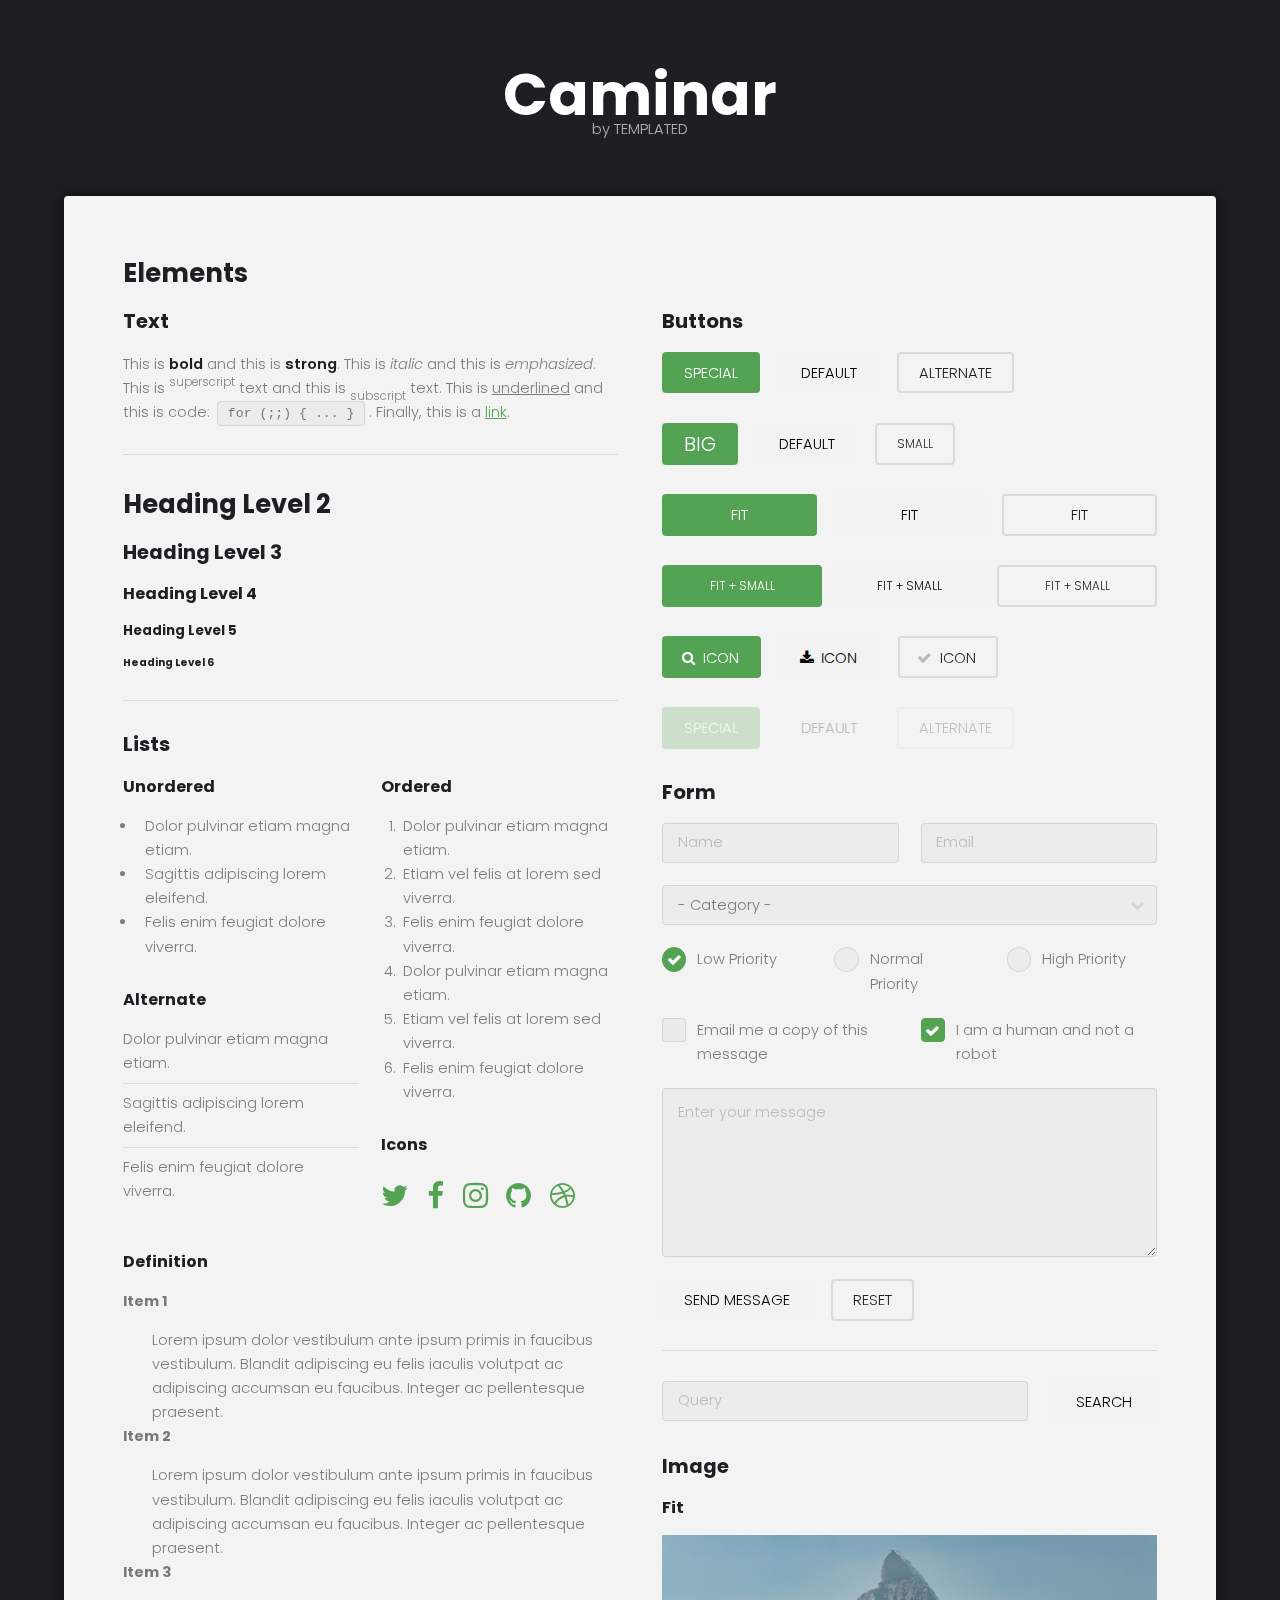
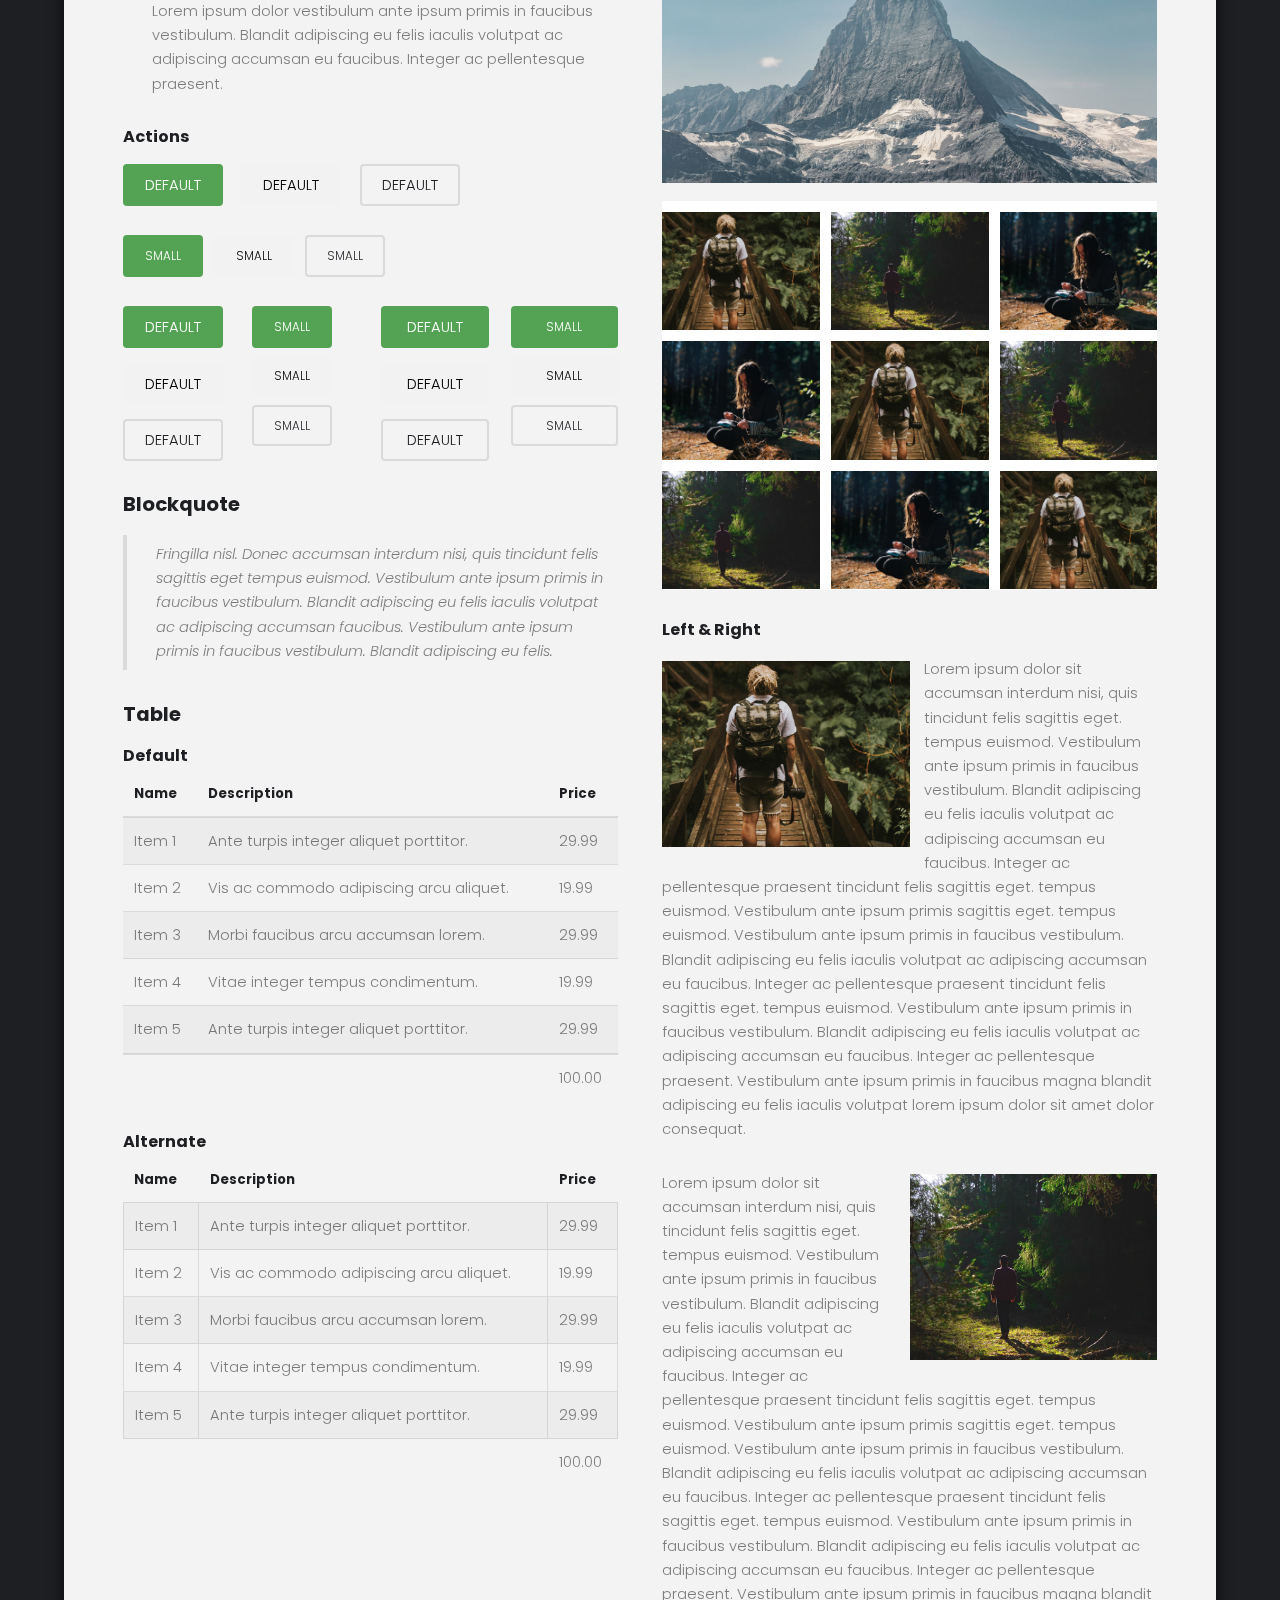
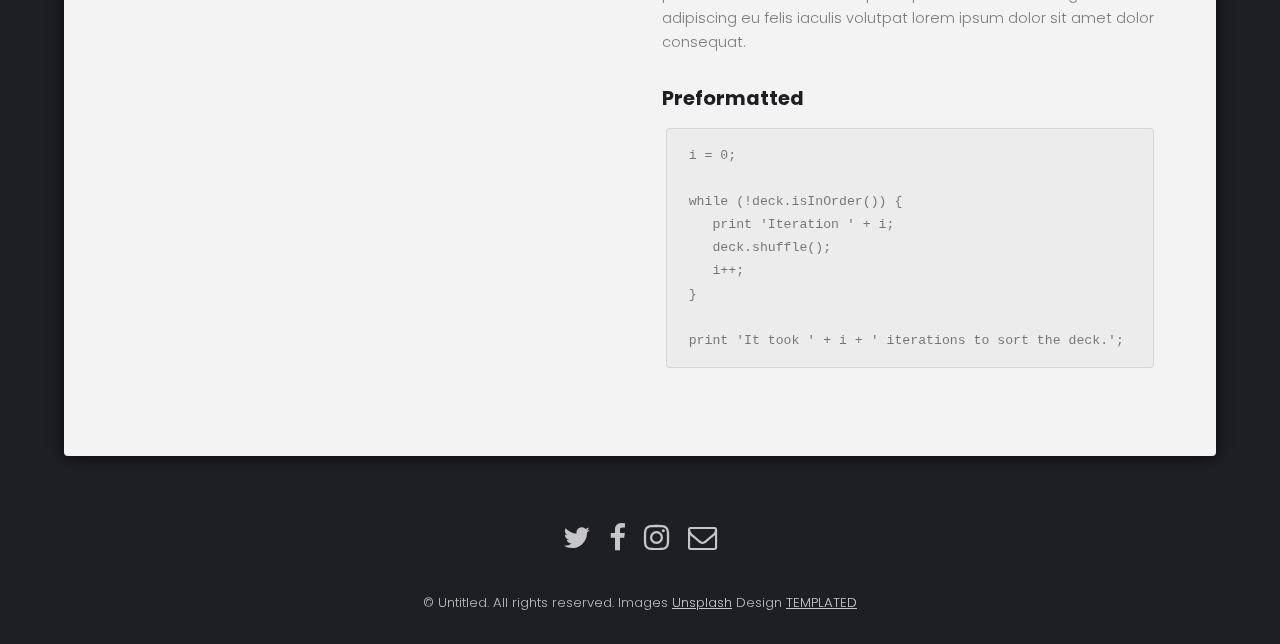
<file: elements.html>
<!DOCTYPE HTML>
<!--
	Caminar by TEMPLATED
	templated.co @templatedco
	Released for free under the Creative Commons Attribution 3.0 license (templated.co/license)
-->
<html>

<head>
	<title>Caminar by TEMPLATED</title>
	<meta charset="utf-8" />
	<meta name="viewport" content="width=device-width, initial-scale=1" />
	<link rel="stylesheet" href="assets/css/main.css" />
</head>

<body>

	<!-- Header -->
	<header id="header">
		<div class="logo"><a href="#">Caminar <span>by TEMPLATED</span></a></div>
	</header>

	<!-- Main -->
	<section id="main">
		<div class="inner">
			<div class="wrapper style1">
				<div class="content">

					<!-- Elements -->
					<h2 id="elements">Elements</h2>
					<div class="row 200%">
						<div class="6u 12u$(medium)">

							<!-- Text stuff -->
							<h3>Text</h3>
							<p>This is <b>bold</b> and this is <strong>strong</strong>. This is <i>italic</i> and this is
								<em>emphasized</em>.
								This is <sup>superscript</sup> text and this is <sub>subscript</sub> text.
								This is <u>underlined</u> and this is code: <code>for (;;) { ... }</code>.
								Finally, this is a <a href="#">link</a>.</p>
							<hr />
							<h2>Heading Level 2</h2>
							<h3>Heading Level 3</h3>
							<h4>Heading Level 4</h4>
							<h5>Heading Level 5</h5>
							<h6>Heading Level 6</h6>
							<hr />

							<!-- Lists -->
							<h3>Lists</h3>
							<div class="row">
								<div class="6u 12u$(small)">

									<h4>Unordered</h4>
									<ul>
										<li>Dolor pulvinar etiam magna etiam.</li>
										<li>Sagittis adipiscing lorem eleifend.</li>
										<li>Felis enim feugiat dolore viverra.</li>
									</ul>

									<h4>Alternate</h4>
									<ul class="alt">
										<li>Dolor pulvinar etiam magna etiam.</li>
										<li>Sagittis adipiscing lorem eleifend.</li>
										<li>Felis enim feugiat dolore viverra.</li>
									</ul>

								</div>
								<div class="6u$ 12u$(small)">

									<h4>Ordered</h4>
									<ol>
										<li>Dolor pulvinar etiam magna etiam.</li>
										<li>Etiam vel felis at lorem sed viverra.</li>
										<li>Felis enim feugiat dolore viverra.</li>
										<li>Dolor pulvinar etiam magna etiam.</li>
										<li>Etiam vel felis at lorem sed viverra.</li>
										<li>Felis enim feugiat dolore viverra.</li>
									</ol>

									<h4>Icons</h4>
									<ul class="icons">
										<li><a href="#" class="icon fa-twitter"><span class="label">Twitter</span></a></li>
										<li><a href="#" class="icon fa-facebook"><span class="label">Facebook</span></a></li>
										<li><a href="#" class="icon fa-instagram"><span class="label">Instagram</span></a></li>
										<li><a href="#" class="icon fa-github"><span class="label">Github</span></a></li>
										<li><a href="#" class="icon fa-dribbble"><span class="label">Dribbble</span></a></li>
									</ul>

								</div>
							</div>
							<h4>Definition</h4>
							<dl>
								<dt>Item 1</dt>
								<dd>
									<p>Lorem ipsum dolor vestibulum ante ipsum primis in faucibus vestibulum. Blandit adipiscing eu felis
										iaculis volutpat ac adipiscing accumsan eu faucibus. Integer ac pellentesque praesent.</p>
								</dd>
								<dt>Item 2</dt>
								<dd>
									<p>Lorem ipsum dolor vestibulum ante ipsum primis in faucibus vestibulum. Blandit adipiscing eu felis
										iaculis volutpat ac adipiscing accumsan eu faucibus. Integer ac pellentesque praesent.</p>
								</dd>
								<dt>Item 3</dt>
								<dd>
									<p>Lorem ipsum dolor vestibulum ante ipsum primis in faucibus vestibulum. Blandit adipiscing eu felis
										iaculis volutpat ac adipiscing accumsan eu faucibus. Integer ac pellentesque praesent.</p>
								</dd>
							</dl>

							<h4>Actions</h4>
							<ul class="actions">
								<li><a href="#" class="button special">Default</a></li>
								<li><a href="#" class="button">Default</a></li>
								<li><a href="#" class="button alt">Default</a></li>
							</ul>
							<ul class="actions small">
								<li><a href="#" class="button special small">Small</a></li>
								<li><a href="#" class="button small">Small</a></li>
								<li><a href="#" class="button alt small">Small</a></li>
							</ul>
							<div class="row">
								<div class="3u 12u$(small)">
									<ul class="actions vertical">
										<li><a href="#" class="button special">Default</a></li>
										<li><a href="#" class="button">Default</a></li>
										<li><a href="#" class="button alt">Default</a></li>
									</ul>
								</div>
								<div class="3u 12u$(small)">
									<ul class="actions vertical small">
										<li><a href="#" class="button special small">Small</a></li>
										<li><a href="#" class="button small">Small</a></li>
										<li><a href="#" class="button alt small">Small</a></li>
									</ul>
								</div>
								<div class="3u 12u$(small)">
									<ul class="actions vertical">
										<li><a href="#" class="button special fit">Default</a></li>
										<li><a href="#" class="button fit">Default</a></li>
										<li><a href="#" class="button alt fit">Default</a></li>
									</ul>
								</div>
								<div class="3u$ 12u$(small)">
									<ul class="actions vertical small">
										<li><a href="#" class="button special small fit">Small</a></li>
										<li><a href="#" class="button small fit">Small</a></li>
										<li><a href="#" class="button alt small fit">Small</a></li>
									</ul>
								</div>
							</div>

							<!-- Blockquote -->
							<h3>Blockquote</h3>
							<blockquote>Fringilla nisl. Donec accumsan interdum nisi, quis tincidunt felis sagittis eget tempus
								euismod. Vestibulum ante ipsum primis in faucibus vestibulum. Blandit adipiscing eu felis iaculis
								volutpat ac adipiscing accumsan faucibus. Vestibulum ante ipsum primis in faucibus vestibulum. Blandit
								adipiscing eu felis.</blockquote>

							<!-- Table -->
							<h3>Table</h3>

							<h4>Default</h4>
							<div class="table-wrapper">
								<table>
									<thead>
										<tr>
											<th>Name</th>
											<th>Description</th>
											<th>Price</th>
										</tr>
									</thead>
									<tbody>
										<tr>
											<td>Item 1</td>
											<td>Ante turpis integer aliquet porttitor.</td>
											<td>29.99</td>
										</tr>
										<tr>
											<td>Item 2</td>
											<td>Vis ac commodo adipiscing arcu aliquet.</td>
											<td>19.99</td>
										</tr>
										<tr>
											<td>Item 3</td>
											<td> Morbi faucibus arcu accumsan lorem.</td>
											<td>29.99</td>
										</tr>
										<tr>
											<td>Item 4</td>
											<td>Vitae integer tempus condimentum.</td>
											<td>19.99</td>
										</tr>
										<tr>
											<td>Item 5</td>
											<td>Ante turpis integer aliquet porttitor.</td>
											<td>29.99</td>
										</tr>
									</tbody>
									<tfoot>
										<tr>
											<td colspan="2"></td>
											<td>100.00</td>
										</tr>
									</tfoot>
								</table>
							</div>

							<h4>Alternate</h4>
							<div class="table-wrapper">
								<table class="alt">
									<thead>
										<tr>
											<th>Name</th>
											<th>Description</th>
											<th>Price</th>
										</tr>
									</thead>
									<tbody>
										<tr>
											<td>Item 1</td>
											<td>Ante turpis integer aliquet porttitor.</td>
											<td>29.99</td>
										</tr>
										<tr>
											<td>Item 2</td>
											<td>Vis ac commodo adipiscing arcu aliquet.</td>
											<td>19.99</td>
										</tr>
										<tr>
											<td>Item 3</td>
											<td> Morbi faucibus arcu accumsan lorem.</td>
											<td>29.99</td>
										</tr>
										<tr>
											<td>Item 4</td>
											<td>Vitae integer tempus condimentum.</td>
											<td>19.99</td>
										</tr>
										<tr>
											<td>Item 5</td>
											<td>Ante turpis integer aliquet porttitor.</td>
											<td>29.99</td>
										</tr>
									</tbody>
									<tfoot>
										<tr>
											<td colspan="2"></td>
											<td>100.00</td>
										</tr>
									</tfoot>
								</table>
							</div>

						</div>
						<div class="6u$ 12u$(medium)">

							<!-- Buttons -->
							<h3>Buttons</h3>
							<ul class="actions">
								<li><a href="#" class="button special">Special</a></li>
								<li><a href="#" class="button">Default</a></li>
								<li><a href="#" class="button alt">Alternate</a></li>
							</ul>
							<ul class="actions">
								<li><a href="#" class="button special big">Big</a></li>
								<li><a href="#" class="button">Default</a></li>
								<li><a href="#" class="button alt small">Small</a></li>
							</ul>
							<ul class="actions fit">
								<li><a href="#" class="button special fit">Fit</a></li>
								<li><a href="#" class="button fit">Fit</a></li>
								<li><a href="#" class="button alt fit">Fit</a></li>
							</ul>
							<ul class="actions fit small">
								<li><a href="#" class="button special fit small">Fit + Small</a></li>
								<li><a href="#" class="button fit small">Fit + Small</a></li>
								<li><a href="#" class="button alt fit small">Fit + Small</a></li>
							</ul>
							<ul class="actions">
								<li><a href="#" class="button special icon fa-search">Icon</a></li>
								<li><a href="#" class="button icon fa-download">Icon</a></li>
								<li><a href="#" class="button alt icon fa-check">Icon</a></li>
							</ul>
							<ul class="actions">
								<li><span class="button special disabled">Special</span></li>
								<li><span class="button disabled">Default</span></li>
								<li><span class="button alt disabled">Alternate</span></li>
							</ul>

							<!-- Form -->
							<h3>Form</h3>

							<form method="post" action="#">
								<div class="row uniform">
									<div class="6u 12u$(xsmall)">
										<input type="text" name="name" id="name" value="" placeholder="Name" />
									</div>
									<div class="6u$ 12u$(xsmall)">
										<input type="email" name="email" id="email" value="" placeholder="Email" />
									</div>
									<!-- Break -->
									<div class="12u$">
										<div class="select-wrapper">
											<select name="category" id="category">
												<option value="">- Category -</option>
												<option value="1">Manufacturing</option>
												<option value="1">Shipping</option>
												<option value="1">Administration</option>
												<option value="1">Human Resources</option>
											</select>
										</div>
									</div>
									<!-- Break -->
									<div class="4u 12u$(small)">
										<input type="radio" id="priority-low" name="priority" checked>
										<label for="priority-low">Low Priority</label>
									</div>
									<div class="4u 12u$(small)">
										<input type="radio" id="priority-normal" name="priority">
										<label for="priority-normal">Normal Priority</label>
									</div>
									<div class="4u$ 12u$(small)">
										<input type="radio" id="priority-high" name="priority">
										<label for="priority-high">High Priority</label>
									</div>
									<!-- Break -->
									<div class="6u 12u$(small)">
										<input type="checkbox" id="copy" name="copy">
										<label for="copy">Email me a copy of this message</label>
									</div>
									<div class="6u$ 12u$(small)">
										<input type="checkbox" id="human" name="human" checked>
										<label for="human">I am a human and not a robot</label>
									</div>
									<!-- Break -->
									<div class="12u$">
										<textarea name="message" id="message" placeholder="Enter your message" rows="6"></textarea>
									</div>
									<!-- Break -->
									<div class="12u$">
										<ul class="actions">
											<li><input type="submit" value="Send Message" /></li>
											<li><input type="reset" value="Reset" class="alt" /></li>
										</ul>
									</div>
								</div>
							</form>

							<hr />

							<form method="post" action="#">
								<div class="row uniform">
									<div class="9u 12u$(small)">
										<input type="text" name="query" id="query" value="" placeholder="Query" />
									</div>
									<div class="3u$ 12u$(small)">
										<input type="submit" value="Search" class="fit" />
									</div>
								</div>
							</form>

							<!-- Image -->
							<h3>Image</h3>

							<h4>Fit</h4>
							<span class="image fit"><img src="images/pic01-mine.jpg" alt="" /></span>
							<div class="box alt">
								<div class="row 50% uniform">
									<div class="4u"><span class="image fit"><img src="images/pic06.jpg" alt="" /></span></div>
									<div class="4u"><span class="image fit"><img src="images/pic07.jpg" alt="" /></span></div>
									<div class="4u$"><span class="image fit"><img src="images/pic08.jpg" alt="" /></span></div>
									<!-- Break -->
									<div class="4u"><span class="image fit"><img src="images/pic08.jpg" alt="" /></span></div>
									<div class="4u"><span class="image fit"><img src="images/pic06.jpg" alt="" /></span></div>
									<div class="4u$"><span class="image fit"><img src="images/pic07.jpg" alt="" /></span></div>
									<!-- Break -->
									<div class="4u"><span class="image fit"><img src="images/pic07.jpg" alt="" /></span></div>
									<div class="4u"><span class="image fit"><img src="images/pic08.jpg" alt="" /></span></div>
									<div class="4u$"><span class="image fit"><img src="images/pic06.jpg" alt="" /></span></div>
								</div>
							</div>

							<h4>Left &amp; Right</h4>
							<p><span class="image left"><img src="images/pic06.jpg" alt="" /></span>Lorem ipsum dolor sit accumsan
								interdum nisi, quis tincidunt felis sagittis eget. tempus euismod. Vestibulum ante ipsum primis in
								faucibus vestibulum. Blandit adipiscing eu felis iaculis volutpat ac adipiscing accumsan eu faucibus.
								Integer ac pellentesque praesent tincidunt felis sagittis eget. tempus euismod. Vestibulum ante ipsum
								primis sagittis eget. tempus euismod. Vestibulum ante ipsum primis in faucibus vestibulum. Blandit
								adipiscing eu felis iaculis volutpat ac adipiscing accumsan eu faucibus. Integer ac pellentesque
								praesent tincidunt felis sagittis eget. tempus euismod. Vestibulum ante ipsum primis in faucibus
								vestibulum. Blandit adipiscing eu felis iaculis volutpat ac adipiscing accumsan eu faucibus. Integer ac
								pellentesque praesent. Vestibulum ante ipsum primis in faucibus magna blandit adipiscing eu felis
								iaculis volutpat lorem ipsum dolor sit amet dolor consequat.</p>
							<p><span class="image right"><img src="images/pic07.jpg" alt="" /></span>Lorem ipsum dolor sit accumsan
								interdum nisi, quis tincidunt felis sagittis eget. tempus euismod. Vestibulum ante ipsum primis in
								faucibus vestibulum. Blandit adipiscing eu felis iaculis volutpat ac adipiscing accumsan eu faucibus.
								Integer ac pellentesque praesent tincidunt felis sagittis eget. tempus euismod. Vestibulum ante ipsum
								primis sagittis eget. tempus euismod. Vestibulum ante ipsum primis in faucibus vestibulum. Blandit
								adipiscing eu felis iaculis volutpat ac adipiscing accumsan eu faucibus. Integer ac pellentesque
								praesent tincidunt felis sagittis eget. tempus euismod. Vestibulum ante ipsum primis in faucibus
								vestibulum. Blandit adipiscing eu felis iaculis volutpat ac adipiscing accumsan eu faucibus. Integer ac
								pellentesque praesent. Vestibulum ante ipsum primis in faucibus magna blandit adipiscing eu felis
								iaculis volutpat lorem ipsum dolor sit amet dolor consequat.</p>

							<!-- Preformatted Code -->
							<h3>Preformatted</h3>
							<pre><code>i = 0;

while (!deck.isInOrder()) {
   print 'Iteration ' + i;
   deck.shuffle();
   i++;
}

print 'It took ' + i + ' iterations to sort the deck.';
</code></pre>

						</div>
					</div>
				</div>

			</div>
		</div>
	</section>

	<!-- Footer -->
	<footer id="footer">
		<div class="container">
			<ul class="icons">
				<li><a href="#" class="icon fa-twitter"><span class="label">Twitter</span></a></li>
				<li><a href="#" class="icon fa-facebook"><span class="label">Facebook</span></a></li>
				<li><a href="#" class="icon fa-instagram"><span class="label">Instagram</span></a></li>
				<li><a href="#" class="icon fa-envelope-o"><span class="label">Email</span></a></li>
			</ul>
		</div>
		<div class="copyright">
			&copy; Untitled. All rights reserved. Images <a href="https://unsplash.com">Unsplash</a> Design <a
				href="https://templated.co">TEMPLATED</a>
		</div>
	</footer>

	<!-- Scripts -->
	<script src="assets/js/jquery.min.js"></script>
	<script src="assets/js/jquery.poptrox.min.js"></script>
	<script src="assets/js/skel.min.js"></script>
	<script src="assets/js/util.js"></script>
	<script src="assets/js/main.js"></script>

</body>

</html>
</file>
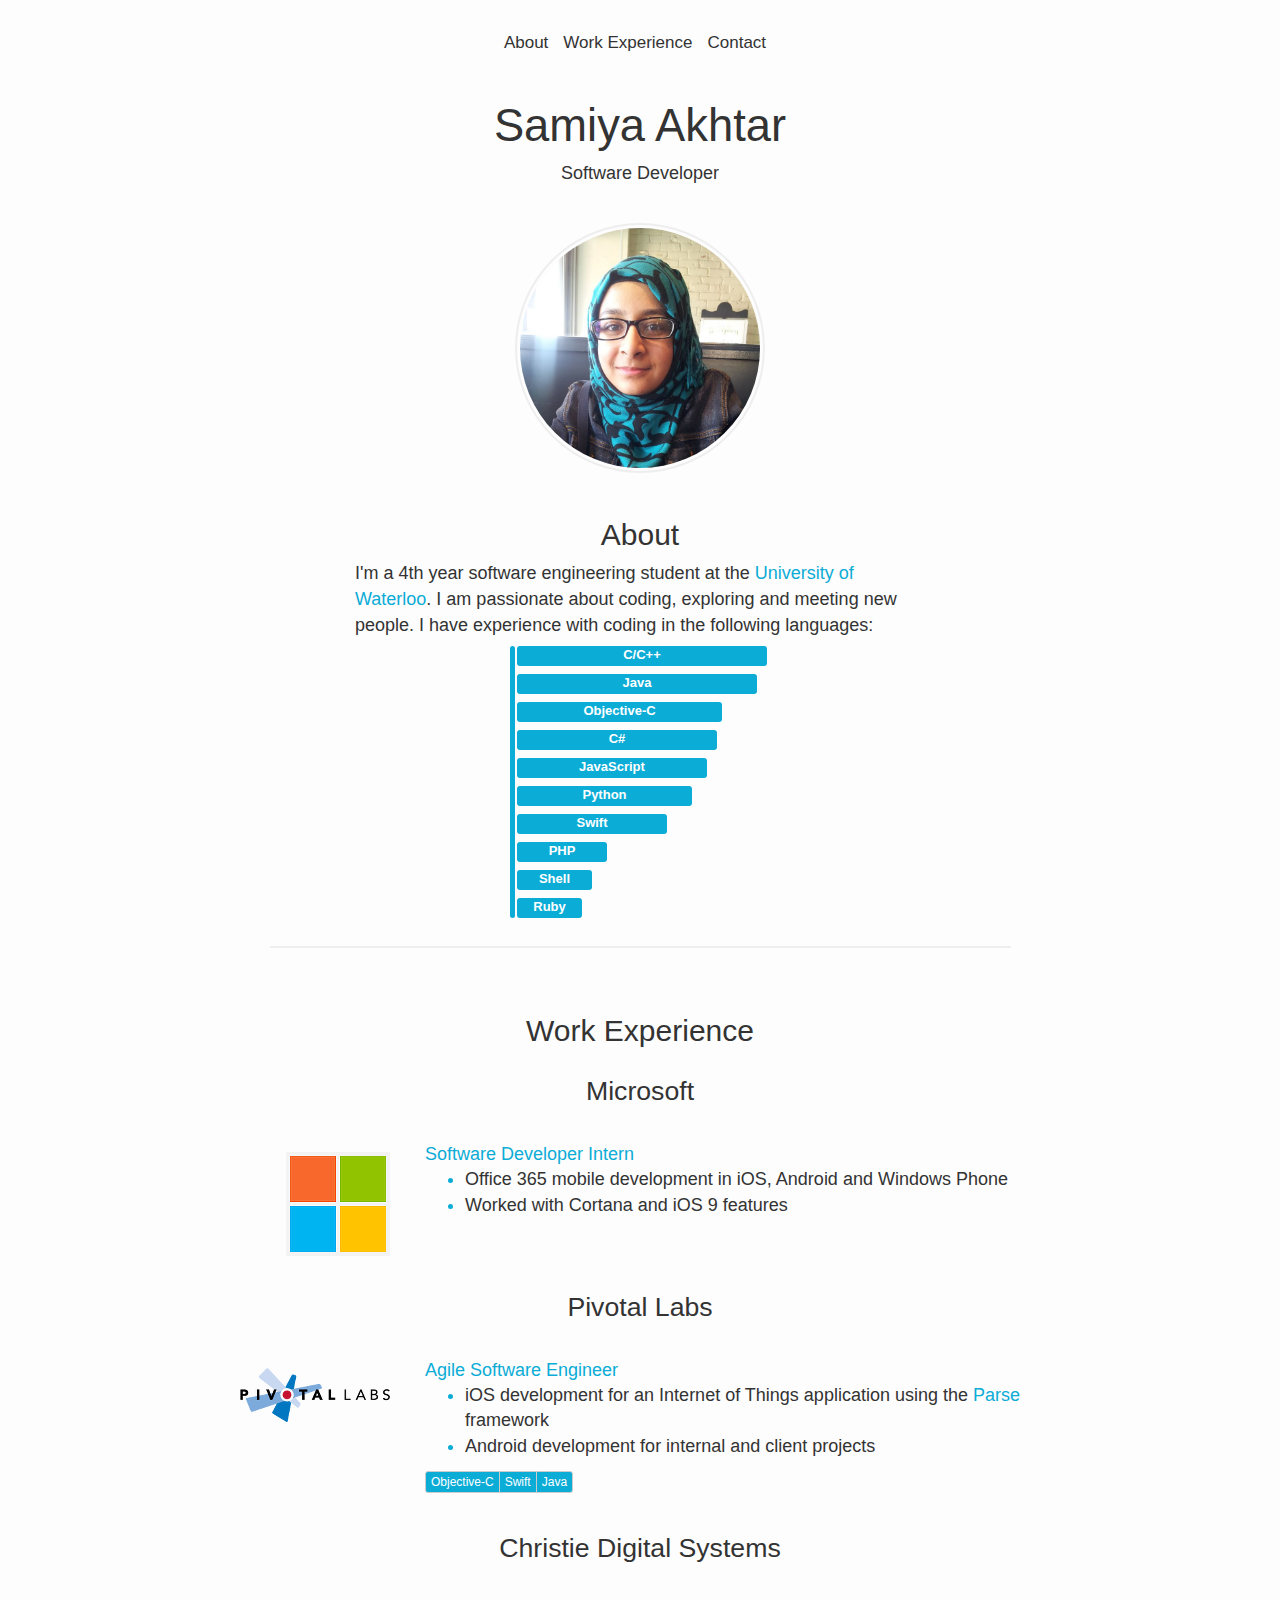
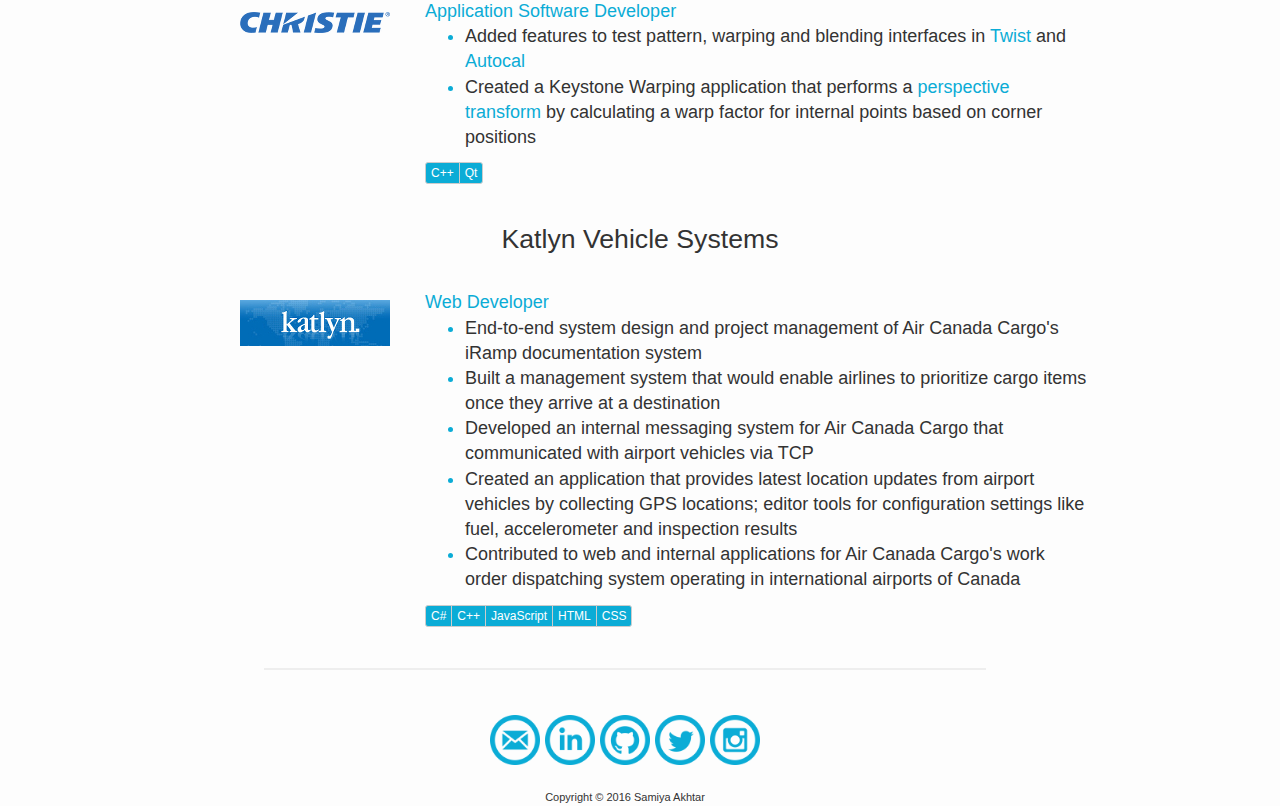
<file: old-website/index_old.html>
<!DOCTYPE html>
<html lang="en">
  <head>
    <meta charset="utf-8">
    <meta http-equiv="X-UA-Compatible" content="IE=edge">
    <meta name="viewport" content="width=device-width, initial-scale=1">
    <meta name="description" content="">
    <meta name="author" content="">
    <link rel="icon" href="favicon.ico">
    <title>Samiya Akhtar</title>

    <!-- Bootstrap core CSS -->
    <link href="css/bootstrap.min.css" rel="stylesheet">
    <link href="css/mystyle.css" rel="stylesheet">
    <link href="css/fontawesome.css" rel="stylesheet">
    <link href="css/animate.css" rel="stylesheet">

    <!-- HTML5 shim and Respond.js for IE8 support of HTML5 elements and media queries -->
    <!--[if lt IE 9]>
      <script src="https://oss.maxcdn.com/html5shiv/3.7.2/html5shiv.min.js"></script>
      <script src="https://oss.maxcdn.com/respond/1.4.2/respond.min.js"></script>
    <![endif]-->
  </head>
  <body>
    <!-- starts here -->

    <div class="container">
        <div class="samiya-header" id="home">
            <div id="background">

                <div id="divInformation" class="information-text">
                    <a id="btnAbout" href="#divAbout">About</a>&nbsp;&nbsp;
                    <a id="btnCourses" style="display: none;">Courses&nbsp;&nbsp;</a>
                    <!-- <a href="#interests" id="btnInterests">Interests&nbsp;&nbsp;</a> -->
                    <a id="btnWE" href="#divWE">Work Experience</a>&nbsp;&nbsp;
                    <a id="btnContact" href="#divContact">Contact</a>&nbsp;&nbsp;
                </div><br />

                <h1>Samiya Akhtar</h1>
                <p class="">Software Developer</p>
                <br />

                <img src="images/samiya.jpg" class="circle-img" />


                <div id="divAbout" name="about"><br />
                    <h2>About</h2>
                    <div class="outer-center">
                        <div class="left-center">
                            I'm a 4th year software engineering student at the <a href="https://uwaterloo.ca/">University of Waterloo</a>. I am passionate about coding, exploring and meeting new people. I have experience with coding in the following languages:

                            <div class="graph-outer">
                                <div class="graph-left">
                                    <div class="graph-vertical"></div>
                                </div>
                                <div class="graph-right">
                                    <div class="graph-language" style="width: 250px;">C/C++</div>
                                    <div class="graph-language" style="width: 240px;">Java</div>
                                    <div class="graph-language" style="width: 205px;">Objective-C</div>
                                    <div class="graph-language" style="width: 200px;">C#</div>
                                    <div class="graph-language" style="width: 190px;">JavaScript</div>
                                    <div class="graph-language" style="width: 175px;">Python</div>
                                    <div class="graph-language" style="width: 150px;">Swift</div>
                                    <div class="graph-language" style="width: 90px;">PHP</div>
                                    <div class="graph-language" style="width: 75px;">Shell</div>
                                    <div class="graph-language" style="width: 65px;">Ruby</div>
                                </div>
                            </div>
                        </div>
                    </div>
                </div>


                <div id="divCourses" name="courses" style="display: none;"><br /><br /><hr>
                    <h2>Courses</h2>
                    <div class="outer-center">
                        <div class="left-center">
                            CS 449: Human Computer Interaction<br />
                            ECE 454: Distrubed Systems<br />
                            ECE 358: Computer Networks<br />
                            CS 458: Computer Security and Privacy<br />
                            SE 463: Software Requirements and Specifications<br />
                            CS 343: Concurrent and Parallel Programming<br />
                            CS 348: Introduction to Databases<br />
                            CS 341: Algorithms<br />
                            CS 349: User Interfaces<br />
                            SE 350: Operating Systems<br />
                            SE 380: Introduction to feedback control<br />
                            CS 240: Data structors and Algorithms<br />
                            CS 247: Software Abstraction and Specification<br />
                            MATH 239: Combinatorics<br />
                            CS 241: Foundations of Sequential Programs<br />
                            ECE 222: Digital Computers<br />
                            SE 212: Logic and Computation<br />
                            .. and a few others.

                        </div>
                    </div>
                </div>


               <!--  <div id="divInterests" name="interests" ><hr><br />
                    <h2>Interests</h2>
                    <div class="outer-center">
                        <div class="left-center">

                        </div>
                    </div>
                </div><hr> -->


                <div id="divWE" name="workexperience"><hr><br />
                    <h2>Work Experience</h2>

                    <div id="divMicrosoft" class="company row">
                            <h3>Microsoft</h3><br />
                    </div>
                    <div class="company-details">
                        <div class="company-logo ">
                            <img class="hidden-xs" src="images/microsoft.png" />
                        </div>
                        <div class="lead company-info ">
                            <div class="company-position">
                                Software Developer Intern<br />
                            </div>
                            <ul>
                                <li>
                                    <span>
                                    Office 365 mobile development in iOS, Android and Windows Phone
                                    </span>
                                </li>

                                    <li>
                                        <span>
                                        Worked with Cortana and iOS 9 features
                                        </span>
                                    </li>
                            </ul>
                            <div class="btn-group btn-group-xs " role="group" >
                            </div>
                        </div>
                    </div>

                    <div id="divPivotal" class="company row">
                            <h3>Pivotal Labs</h3><br />
                    </div>
                    <div class="company-details">
                        <div class="company-logo ">
                            <img class="hidden-xs" src="images/pivotal.png" />
                        </div>
                        <div class="lead company-info ">
                            <div class="company-position">
                                Agile Software Engineer<br />
                            </div>
                            <ul>
                                <li>
                                    <span>
                                    iOS development for an Internet of Things application using the <a href="http://parse.com">Parse</a> framework
                                    </span>
                                </li>
                                <li>
                                    <span>
                                    Android development for internal and client projects
                                    </span>
                                </li>
                            </ul>
                            <div class="btn-group btn-group-xs " role="group" >
                                <button type="button" class="btn btn-default language-button">Objective-C</button>
                                <button type="button" class="btn btn-default language-button">Swift</button>
                                <button type="button" class="btn btn-default language-button">Java</button>
                            </div>
                        </div>
                    </div>

                    <div id="divChristie" class="company row">
                        <h3>Christie Digital Systems</h3><br />
                    </div>
                    <div class="company-details">
                        <div class="company-logo ">
                            <img class="hidden-xs" src="images/christie.png" />
                        </div>
                        <div class="lead company-info ">
                            <div class="company-position">
                                Application Software Developer<br />
                            </div>

                            <ul>
                                <li>
                                    <span>
                                    Added features to test pattern, warping and blending interfaces in <a href="http://www.christiedigital.com/en-us/3d/products-and-solutions/3d-projection-solutions/christie-twist/pages/default.aspx">Twist</a> and <a href="http://www.christiedigital.com/en-us/3D/products-and-solutions/3d-projection-solutions/christie-autocal/Pages/default.aspx">Autocal</a>
                                    </span>
                                </li>
                                <li>
                                    <span>
                                    Created a Keystone Warping application that performs a <a href="http://en.wikipedia.org/wiki/3D_projection#Perspective_projection">perspective transform</a>
                                    by calculating a warp factor for internal points based on corner positions
                                    </span>
                                </li>
                            </ul>
                            <div class="btn-group btn-group-xs " role="group" >
                                <button type="button" class="btn btn-default language-button">C++</button>
                                <button type="button" class="btn btn-default language-button">Qt</button>
                            </div>
                        </div>
                    </div>

                    <div class="company row">
                        <h3>Katlyn Vehicle Systems</h3><br />
                    </div>
                    <div class="company-details">
                        <div class="company-logo ">
                            <img class="hidden-xs" src="images/katlyn.jpg" />
                        </div>
                        <div class=" lead company-info ">
                            <div class="company-position">
                                Web Developer<br />
                            </div>

                            <ul>
                                <li>
                                    <span>
                                    End-to-end system design and project management of Air Canada Cargo's iRamp documentation system
                                    </span>
                                </li>
                                <li>
                                    <span>
                                    Built a management system that would enable airlines to prioritize cargo items once they arrive at a destination
                                    </span>
                                </li>
                                <li>
                                    <span>
                                    Developed an internal messaging system for Air Canada Cargo that communicated with airport vehicles via TCP
                                    </span>
                                </li>
                                <li>
                                    <span>
                                    Created an application that provides latest location updates from airport
                                     vehicles by collecting GPS locations; editor tools for configuration settings
                                     like fuel, accelerometer and inspection results
                                    </span>
                                </li>
                                <li>
                                    <span>
                                    Contributed to web and internal applications for Air Canada Cargo's work order
                                     dispatching system operating in international airports of Canada
                                    </span>
                                </li>
                            </ul>
                            <div class="btn-group btn-group-xs " role="group" >
                                <button type="button" class="btn btn-default language-button">C#</button>
                                <button type="button" class="btn btn-default language-button">C++</button>
                                <button type="button" class="btn btn-default language-button">JavaScript</button>
                                <button type="button" class="btn btn-default language-button">HTML</button>
                                <button type="button" class="btn btn-default language-button">CSS</button>
                            </div>
                        </div>
                    </div>
                </div>


                <div name="contact">
                    <div id="divContact" class="row col-xs-12"><hr><br />

                        <div class="buttons-row">
                            <div class="social-roll">
                                <a type="button" href="mailto:me@samiya.ca"><img class="social-icon" src="images/mail.png"/></a>
                            </div>
                            <div class="social-roll">
                                <a type="button" href="https://www.linkedin.com/in/samiyaakhtar"><img class="social-icon" id="linkedin" src="images/linkedin.png"/></a>
                            </div>
                            <div class="social-roll">
                                <a type="button" href="https://github.com/samiyaakhtar">
                                <img class="social-icon" src="images/github.png"/></a>
                            </div>
                            <div class="social-roll">
                                <a type="button" href="https://twitter.com/SamiyaAkhtar">
                                <img class="social-icon" id="imgTwitter" src="images/twitter.png" /></a>
                            </div>
                            <div class="social-roll">
                                <a type="button" href="http://instagram.com/samiyaakhtar">
                                <img class="social-icon" id="imgInstagram" src="images/instagram.png"/></a>
                            </div>
                        </div>
                        <div style="font-size: 11px;">Copyright &copy; 2016 Samiya Akhtar<div>
                    </div>

                </div>



                <!-- <br /><br /><div class="lead" style="margin-top: 120px;">This website is under development!</div> -->
            </div>


        </div>
      <!-- Ends here -->

    <!-- <div class="container"> -->

        <!-- <div class="starter-template">
            <h1>Samiya Akhtar</h1>
            <p class="lead">This website is under development!</p>
        </div> -->

    </div><!-- /.container -->


    <!-- Bootstrap core JavaScript
    ================================================== -->
    <!-- Placed at the end of the document so the pages load faster -->
    <script src="js/jquery-2.1.1.min.js"></script>
    <script src="js/bootstrap.min.js"></script>
    <!-- <script src="https://ajax.googleapis.com/ajax/libs/jquery/2.1.1/jquery.min.js"></script> -->

    <!-- IE10 viewport hack for Surface/desktop Windows 8 bug -->
  </body>

</html>

<script type="text/javascript">

    <script>
      (function(i,s,o,g,r,a,m){i['GoogleAnalyticsObject']=r;i[r]=i[r]||function(){
      (i[r].q=i[r].q||[]).push(arguments)},i[r].l=1*new Date();a=s.createElement(o),
      m=s.getElementsByTagName(o)[0];a.async=1;a.src=g;m.parentNode.insertBefore(a,m)
      })(window,document,'script','//www.google-analytics.com/analytics.js','ga');

      ga('create', 'UA-64057833-1', 'auto');
      ga('send', 'pageview');

    </script>

</script>
</file>
<file: old-website/css/mystyle.css>
#background {
    /*background-repeat: repeat-x;*/
    /*background-size: cover;*/
    padding-top: 30px;
    padding-bottom: 30px;
    vertical-align: middle;
    margin-left: auto;
    margin-right: auto;
    white-space: nowrap;
    font-color: white;
    left:0;
    top:0;
    width:100%;
    height: 100%;
}

body {
    /* padding-top: 50px; */
    font-size: 18px;
    background-color: #FDFDFD;
}

a {
    color: #0BACD6;
    cursor: pointer;
}

h1 {
    font-family: "Arial", sans-serif;
    font-size: 34pt;
    font-weight: 300;
    color: #333333;
}
h2 {
    font-family: "Arial", sans-serif;
    /*font-size: 27pt;*/
    font-weight: 300;
    color: #333333;
}
h3 {
    font-family: "Arial", sans-serif;
    font-size: 20pt;
    font-weight: 300;
    color: #333333;
}

hr {
    margin-top: 20px;
    margin-bottom: 20px;
    border: 0;
    border-top: 2px solid #eeeeee;
    background-color: #eeeeee;
    width: 65%;
}

ul li {
    color: #0BACD6;
}
ul li span {
    color: #333333;
}
.language-button {
    background-color: #0BACD6;
    color: white;
}

.graph-outer {
    width: 100%;
    margin-left: auto;
    margin-right: auto;
    text-align: center;
    white-space: nowrap;
}

.graph-left {
    height: 100%;
    text-align: right;
    display: inline-block;
    max-width: 105px;
    min-width: 5px;
}

.graph-right {
    height: 100%;
    text-align: left;
    display: inline-block;
    max-width: 400px;
}

.graph-language {
    height: 20px;
    background-color: #0BACD6;
    font-size: 13px;
    font-weight: 700;
    vertical-align: middle;
    margin-top: 8px;
    margin-bottom: 8px;
    border-radius: 3px;
    color: white;
    text-align: center;
    position: relative;
    left: -3px;

    -webkit-transition: all ease 0.1s;
    -moz-transition: all ease 0.1s;
    -o-transition: all ease 0.1s;
    -ms-transition: all ease 0.1s;
    transition: all ease 0.1s;
}
.graph-language:hover {
    -webkit-transform:scale(1.05);
    -moz-transform:scale(1.05);
    -o-transform:scale(1.05);
    -ms-transform:scale(1.05);
    transform:scale(1.05) ;
    font-size: 14px;
}

.graph-vertical {
    border-radius: 3px;
    height: 272px;
    width: 5px;
    background-color: #0BACD6;
    text-align: right;
    position: relative;
    float: right;
    margin-top: auto;
    margin-bottom: auto;
    top: 7px;
}

.circle-img {
    border-radius: 50%;
    width: 250px;
    height: 250px;
    border: 2px solid #eeeeee;
    padding: 3px;
}

.company {
    width: 100%;
    margin-left: auto;
    margin-right: auto;
    text-align: center;
    overflow: visible;
    float: left;
    display: inline-block;
}

.company-logo {
    height: 100%;
    text-align: right;
    display: inline-block;
    vertical-align: top;
    top: 10px;
    position: relative;
    float: left;
    min-width: 300px;
    max-width: 330px;
}
.company-info {
    height: 100%;
    text-align: left;
    position: relative;
    padding-left: 35px;
    display: inline-block;
    word-wrap: break-word;
    white-space: initial;
    overflow-x: hidden;
    overflow-y: auto;
    font-size: 18px;
    /*padding-right: 10%;*/
    float: left;
    max-width: 700px;
}
.company-position {
    color: #0BACD6;
}
.company-details {
    margin-right: 20px;
    margin-left: 20px;
}
.resume-div {
    white-space: nowrap;
    width: 100%;
    overflow: auto;
}
.resume-line {
    border-left: 3px solid #0BACD6;
    width: 5%;
    display: inline-block;
}

.we-term {
    text-align: right;
    width: 35%;
    display: inline-block;
}

.we-info {
    text-align: left;
    width: 60%;
    display: inline-block;
}

.outer-center {
    margin-left: auto;
    margin-right: auto;
    /*width: 50%;*/
    max-width: 570px;
    text-align: center;
}
.left-center {
    text-align: left;
    /*margin-left: 50px;*/
    white-space: initial;
    word-wrap: break-word;
}

.starter-template {
    padding: 40px 15px;
    text-align: center;
}

.buttons-row {
    white-space: nowrap;
    width: 100%;
    text-align: center;
    margin-left: auto;
    margin-right: auto;
    /*position: fixed;*/
    bottom: 25px;
    margin-bottom: 25px;
}

.buttons-row div {
    width: 25%;
    display: inline-block;
}

.social-icon {
    width: 50px;
    height: 50px;
}

.samiya-header {
    margin-left: auto;
    margin-right: auto;
    text-align: center;
    color: #333333 ;
}


.information-text {
    text-align: center;
    margin-left: auto;
    margin-right: auto;
    max-width: 570px;
    min-width: 200px;
}
.information-text a {
    font-size: 17px;
    color: #333333;
    text-decoration: none;
}
.information-text a:hover {
    text-decoration: none;
    color: #0BACD6;
}

.my-button {
    background-color: #0BACD6;
}

.information-text ul{
    display: inline-block;
}

.twitter-roll {
    background-image: url('../images/twitterlogo.png');
}

.twitter-roll:hover {
    background-image: url('../images/twitterlogo.png');
}
.social-roll {
    border-radius: 50%;
    -webkit-transition: all ease 0.3s;
    -moz-transition: all ease 0.3s;
    -o-transition: all ease 0.3s;
    -ms-transition: all ease 0.3s;
    transition: all ease 0.3s;
    max-width: 50px;
    max-height: 50px;
    left: 0px;
    display: inline-block;
    position:relative;
    top:0px;
}
.social-roll:hover {

    /*box-shadow: 0px 0px 2px 1px rgba(0,0,0,0.8);*/
    -webkit-transform:rotate(360deg);
    -moz-transform:rotate(360deg);
    -o-transform:rotate(360deg);
    -ms-transform:rotate(360deg);
    transform:rotate(360deg) ;
    max-width: 50px;
    max-height: 50px;
    left: 0px;
    display: inline-block;
    position:relative;
    top:0px;
}

.social-popout {
    height: 48px;
    width: 48px;
    margin: 10px;
    float: left;
    -webkit-transition: all ease 0.5s;
    -moz-transition: all ease 0.5s;
    -o-transition: all ease 0.5s;
    -ms-transition: all ease 0.5s;
    transition: all ease 0.5s;
}
.social-popout img {
    border-radius: 50%;
    margin: 8px;
    width: 100%;
    box-shadow: 0px 0px 4px 1px rgba(0,0,0,0.8);
    -webkit-transition: all ease 0.5s;
    -moz-transition: all ease 0.5s;
    -o-transition: all ease 0.5s;
    -ms-transition: all ease 0.5s;
    transition: all ease 0.5s;
}
.social-popout img:hover {
    margin: 0px;
    box-shadow: 6px 6px 4px 4px rgba(0,0,0,0.3);
}
</file>
<file: assets/css/main.css>
@import url(font-awesome.min.css);
@import url("https://fonts.googleapis.com/css?family=Poppins:300,400,500,600,700");

/*
	Caminar by TEMPLATED
	templated.co @templatedco
	Released for free under the Creative Commons Attribution 3.0 license (templated.co/license)
*/

/* Reset */

	html, body, div, span, applet, object, iframe, h1, h2, h3, h4, h5, h6, p, blockquote, pre, a, abbr, acronym, address, big, cite, code, del, dfn, em, img, ins, kbd, q, s, samp, small, strike, strong, sub, sup, tt, var, b, u, i, center, dl, dt, dd, ol, ul, li, fieldset, form, label, legend, table, caption, tbody, tfoot, thead, tr, th, td, article, aside, canvas, details, embed, figure, figcaption, footer, header, hgroup, menu, nav, output, ruby, section, summary, time, mark, audio, video {
		margin: 0;
		padding: 0;
		border: 0;
		font-size: 100%;
		font: inherit;
		vertical-align: baseline;
	}

	article, aside, details, figcaption, figure, footer, header, hgroup, menu, nav, section {
		display: block;
	}

	body {
		line-height: 1;
	}

	ol, ul {
		list-style: none;
	}

	blockquote, q {
		quotes: none;
	}

	blockquote:before, blockquote:after, q:before, q:after {
		content: '';
		content: none;
	}

	table {
		border-collapse: collapse;
		border-spacing: 0;
	}

	body {
		-webkit-text-size-adjust: none;
	}

/* Box Model */

	*, *:before, *:after {
		-moz-box-sizing: border-box;
		-webkit-box-sizing: border-box;
		box-sizing: border-box;
	}

/* Containers */

	.container {
		margin-left: auto;
		margin-right: auto;
	}

	.container.\31 25\25 {
		width: 100%;
		max-width: 100rem;
		min-width: 80rem;
	}

	.container.\37 5\25 {
		width: 60rem;
	}

	.container.\35 0\25 {
		width: 40rem;
	}

	.container.\32 5\25 {
		width: 20rem;
	}

	.container {
		width: 80rem;
	}

	@media screen and (max-width: 1680px) {

		.container.\31 25\25 {
			width: 100%;
			max-width: 100rem;
			min-width: 80rem;
		}

		.container.\37 5\25 {
			width: 60rem;
		}

		.container.\35 0\25 {
			width: 40rem;
		}

		.container.\32 5\25 {
			width: 20rem;
		}

		.container {
			width: 80rem;
		}

	}

	@media screen and (max-width: 1280px) {

		.container.\31 25\25 {
			width: 100%;
			max-width: 81.25rem;
			min-width: 65rem;
		}

		.container.\37 5\25 {
			width: 48.75rem;
		}

		.container.\35 0\25 {
			width: 32.5rem;
		}

		.container.\32 5\25 {
			width: 16.25rem;
		}

		.container {
			width: 65rem;
		}

	}

	@media screen and (max-width: 980px) {

		.container.\31 25\25 {
			width: 100%;
			max-width: 112.5%;
			min-width: 90%;
		}

		.container.\37 5\25 {
			width: 67.5%;
		}

		.container.\35 0\25 {
			width: 45%;
		}

		.container.\32 5\25 {
			width: 22.5%;
		}

		.container {
			width: 90%;
		}

	}

	@media screen and (max-width: 736px) {

		.container.\31 25\25 {
			width: 100%;
			max-width: 112.5%;
			min-width: 90%;
		}

		.container.\37 5\25 {
			width: 67.5%;
		}

		.container.\35 0\25 {
			width: 45%;
		}

		.container.\32 5\25 {
			width: 22.5%;
		}

		.container {
			width: 90% !important;
		}

	}

	@media screen and (max-width: 480px) {

		.container.\31 25\25 {
			width: 100%;
			max-width: 112.5%;
			min-width: 90%;
		}

		.container.\37 5\25 {
			width: 67.5%;
		}

		.container.\35 0\25 {
			width: 45%;
		}

		.container.\32 5\25 {
			width: 22.5%;
		}

		.container {
			width: 90% !important;
		}

	}

/* Grid */

	.row {
		border-bottom: solid 1px transparent;
		-moz-box-sizing: border-box;
		-webkit-box-sizing: border-box;
		box-sizing: border-box;
	}

	.row > * {
		float: left;
		-moz-box-sizing: border-box;
		-webkit-box-sizing: border-box;
		box-sizing: border-box;
	}

	.row:after, .row:before {
		content: '';
		display: block;
		clear: both;
		height: 0;
	}

	.row.uniform > * > :first-child {
		margin-top: 0;
	}

	.row.uniform > * > :last-child {
		margin-bottom: 0;
	}

	.row.\30 \25 > * {
		padding: 0 0 0 0rem;
	}

	.row.\30 \25 {
		margin: 0 0 -1px 0rem;
	}

	.row.uniform.\30 \25 > * {
		padding: 0rem 0 0 0rem;
	}

	.row.uniform.\30 \25 {
		margin: 0rem 0 -1px 0rem;
	}

	.row > * {
		padding: 0 0 0 2rem;
	}

	.row {
		margin: 0 0 -1px -2rem;
	}

	.row.uniform > * {
		padding: 2rem 0 0 2rem;
	}

	.row.uniform {
		margin: -2rem 0 -1px -2rem;
	}

	.row.\32 00\25 > * {
		padding: 0 0 0 4rem;
	}

	.row.\32 00\25 {
		margin: 0 0 -1px -4rem;
	}

	.row.uniform.\32 00\25 > * {
		padding: 4rem 0 0 4rem;
	}

	.row.uniform.\32 00\25 {
		margin: -4rem 0 -1px -4rem;
	}

	.row.\31 50\25 > * {
		padding: 0 0 0 3rem;
	}

	.row.\31 50\25 {
		margin: 0 0 -1px -3rem;
	}

	.row.uniform.\31 50\25 > * {
		padding: 3rem 0 0 3rem;
	}

	.row.uniform.\31 50\25 {
		margin: -3rem 0 -1px -3rem;
	}

	.row.\35 0\25 > * {
		padding: 0 0 0 1rem;
	}

	.row.\35 0\25 {
		margin: 0 0 -1px -1rem;
	}

	.row.uniform.\35 0\25 > * {
		padding: 1rem 0 0 1rem;
	}

	.row.uniform.\35 0\25 {
		margin: -1rem 0 -1px -1rem;
	}

	.row.\32 5\25 > * {
		padding: 0 0 0 0.5rem;
	}

	.row.\32 5\25 {
		margin: 0 0 -1px -0.5rem;
	}

	.row.uniform.\32 5\25 > * {
		padding: 0.5rem 0 0 0.5rem;
	}

	.row.uniform.\32 5\25 {
		margin: -0.5rem 0 -1px -0.5rem;
	}

	.\31 2u, .\31 2u\24 {
		width: 100%;
		clear: none;
		margin-left: 0;
	}

	.\31 1u, .\31 1u\24 {
		width: 91.6666666667%;
		clear: none;
		margin-left: 0;
	}

	.\31 0u, .\31 0u\24 {
		width: 83.3333333333%;
		clear: none;
		margin-left: 0;
	}

	.\39 u, .\39 u\24 {
		width: 75%;
		clear: none;
		margin-left: 0;
	}

	.\38 u, .\38 u\24 {
		width: 66.6666666667%;
		clear: none;
		margin-left: 0;
	}

	.\37 u, .\37 u\24 {
		width: 58.3333333333%;
		clear: none;
		margin-left: 0;
	}

	.\36 u, .\36 u\24 {
		width: 50%;
		clear: none;
		margin-left: 0;
	}

	.\35 u, .\35 u\24 {
		width: 41.6666666667%;
		clear: none;
		margin-left: 0;
	}

	.\34 u, .\34 u\24 {
		width: 33.3333333333%;
		clear: none;
		margin-left: 0;
	}

	.\33 u, .\33 u\24 {
		width: 25%;
		clear: none;
		margin-left: 0;
	}

	.\32 u, .\32 u\24 {
		width: 16.6666666667%;
		clear: none;
		margin-left: 0;
	}

	.\31 u, .\31 u\24 {
		width: 8.3333333333%;
		clear: none;
		margin-left: 0;
	}

	.\31 2u\24 + *,
	.\31 1u\24 + *,
	.\31 0u\24 + *,
	.\39 u\24 + *,
	.\38 u\24 + *,
	.\37 u\24 + *,
	.\36 u\24 + *,
	.\35 u\24 + *,
	.\34 u\24 + *,
	.\33 u\24 + *,
	.\32 u\24 + *,
	.\31 u\24 + * {
		clear: left;
	}

	.\-11u {
		margin-left: 91.66667%;
	}

	.\-10u {
		margin-left: 83.33333%;
	}

	.\-9u {
		margin-left: 75%;
	}

	.\-8u {
		margin-left: 66.66667%;
	}

	.\-7u {
		margin-left: 58.33333%;
	}

	.\-6u {
		margin-left: 50%;
	}

	.\-5u {
		margin-left: 41.66667%;
	}

	.\-4u {
		margin-left: 33.33333%;
	}

	.\-3u {
		margin-left: 25%;
	}

	.\-2u {
		margin-left: 16.66667%;
	}

	.\-1u {
		margin-left: 8.33333%;
	}

	@media screen and (max-width: 1680px) {

		.row > * {
			padding: 0 0 0 2rem;
		}

		.row {
			margin: 0 0 -1px -2rem;
		}

		.row.uniform > * {
			padding: 2rem 0 0 2rem;
		}

		.row.uniform {
			margin: -2rem 0 -1px -2rem;
		}

		.row.\32 00\25 > * {
			padding: 0 0 0 4rem;
		}

		.row.\32 00\25 {
			margin: 0 0 -1px -4rem;
		}

		.row.uniform.\32 00\25 > * {
			padding: 4rem 0 0 4rem;
		}

		.row.uniform.\32 00\25 {
			margin: -4rem 0 -1px -4rem;
		}

		.row.\31 50\25 > * {
			padding: 0 0 0 3rem;
		}

		.row.\31 50\25 {
			margin: 0 0 -1px -3rem;
		}

		.row.uniform.\31 50\25 > * {
			padding: 3rem 0 0 3rem;
		}

		.row.uniform.\31 50\25 {
			margin: -3rem 0 -1px -3rem;
		}

		.row.\35 0\25 > * {
			padding: 0 0 0 1rem;
		}

		.row.\35 0\25 {
			margin: 0 0 -1px -1rem;
		}

		.row.uniform.\35 0\25 > * {
			padding: 1rem 0 0 1rem;
		}

		.row.uniform.\35 0\25 {
			margin: -1rem 0 -1px -1rem;
		}

		.row.\32 5\25 > * {
			padding: 0 0 0 0.5rem;
		}

		.row.\32 5\25 {
			margin: 0 0 -1px -0.5rem;
		}

		.row.uniform.\32 5\25 > * {
			padding: 0.5rem 0 0 0.5rem;
		}

		.row.uniform.\32 5\25 {
			margin: -0.5rem 0 -1px -0.5rem;
		}

		.\31 2u\28xlarge\29, .\31 2u\24\28xlarge\29 {
			width: 100%;
			clear: none;
			margin-left: 0;
		}

		.\31 1u\28xlarge\29, .\31 1u\24\28xlarge\29 {
			width: 91.6666666667%;
			clear: none;
			margin-left: 0;
		}

		.\31 0u\28xlarge\29, .\31 0u\24\28xlarge\29 {
			width: 83.3333333333%;
			clear: none;
			margin-left: 0;
		}

		.\39 u\28xlarge\29, .\39 u\24\28xlarge\29 {
			width: 75%;
			clear: none;
			margin-left: 0;
		}

		.\38 u\28xlarge\29, .\38 u\24\28xlarge\29 {
			width: 66.6666666667%;
			clear: none;
			margin-left: 0;
		}

		.\37 u\28xlarge\29, .\37 u\24\28xlarge\29 {
			width: 58.3333333333%;
			clear: none;
			margin-left: 0;
		}

		.\36 u\28xlarge\29, .\36 u\24\28xlarge\29 {
			width: 50%;
			clear: none;
			margin-left: 0;
		}

		.\35 u\28xlarge\29, .\35 u\24\28xlarge\29 {
			width: 41.6666666667%;
			clear: none;
			margin-left: 0;
		}

		.\34 u\28xlarge\29, .\34 u\24\28xlarge\29 {
			width: 33.3333333333%;
			clear: none;
			margin-left: 0;
		}

		.\33 u\28xlarge\29, .\33 u\24\28xlarge\29 {
			width: 25%;
			clear: none;
			margin-left: 0;
		}

		.\32 u\28xlarge\29, .\32 u\24\28xlarge\29 {
			width: 16.6666666667%;
			clear: none;
			margin-left: 0;
		}

		.\31 u\28xlarge\29, .\31 u\24\28xlarge\29 {
			width: 8.3333333333%;
			clear: none;
			margin-left: 0;
		}

		.\31 2u\24\28xlarge\29 + *,
		.\31 1u\24\28xlarge\29 + *,
		.\31 0u\24\28xlarge\29 + *,
		.\39 u\24\28xlarge\29 + *,
		.\38 u\24\28xlarge\29 + *,
		.\37 u\24\28xlarge\29 + *,
		.\36 u\24\28xlarge\29 + *,
		.\35 u\24\28xlarge\29 + *,
		.\34 u\24\28xlarge\29 + *,
		.\33 u\24\28xlarge\29 + *,
		.\32 u\24\28xlarge\29 + *,
		.\31 u\24\28xlarge\29 + * {
			clear: left;
		}

		.\-11u\28xlarge\29 {
			margin-left: 91.66667%;
		}

		.\-10u\28xlarge\29 {
			margin-left: 83.33333%;
		}

		.\-9u\28xlarge\29 {
			margin-left: 75%;
		}

		.\-8u\28xlarge\29 {
			margin-left: 66.66667%;
		}

		.\-7u\28xlarge\29 {
			margin-left: 58.33333%;
		}

		.\-6u\28xlarge\29 {
			margin-left: 50%;
		}

		.\-5u\28xlarge\29 {
			margin-left: 41.66667%;
		}

		.\-4u\28xlarge\29 {
			margin-left: 33.33333%;
		}

		.\-3u\28xlarge\29 {
			margin-left: 25%;
		}

		.\-2u\28xlarge\29 {
			margin-left: 16.66667%;
		}

		.\-1u\28xlarge\29 {
			margin-left: 8.33333%;
		}

	}

	@media screen and (max-width: 1280px) {

		.row > * {
			padding: 0 0 0 1.5rem;
		}

		.row {
			margin: 0 0 -1px -1.5rem;
		}

		.row.uniform > * {
			padding: 1.5rem 0 0 1.5rem;
		}

		.row.uniform {
			margin: -1.5rem 0 -1px -1.5rem;
		}

		.row.\32 00\25 > * {
			padding: 0 0 0 3rem;
		}

		.row.\32 00\25 {
			margin: 0 0 -1px -3rem;
		}

		.row.uniform.\32 00\25 > * {
			padding: 3rem 0 0 3rem;
		}

		.row.uniform.\32 00\25 {
			margin: -3rem 0 -1px -3rem;
		}

		.row.\31 50\25 > * {
			padding: 0 0 0 2.25rem;
		}

		.row.\31 50\25 {
			margin: 0 0 -1px -2.25rem;
		}

		.row.uniform.\31 50\25 > * {
			padding: 2.25rem 0 0 2.25rem;
		}

		.row.uniform.\31 50\25 {
			margin: -2.25rem 0 -1px -2.25rem;
		}

		.row.\35 0\25 > * {
			padding: 0 0 0 0.75rem;
		}

		.row.\35 0\25 {
			margin: 0 0 -1px -0.75rem;
		}

		.row.uniform.\35 0\25 > * {
			padding: 0.75rem 0 0 0.75rem;
		}

		.row.uniform.\35 0\25 {
			margin: -0.75rem 0 -1px -0.75rem;
		}

		.row.\32 5\25 > * {
			padding: 0 0 0 0.375rem;
		}

		.row.\32 5\25 {
			margin: 0 0 -1px -0.375rem;
		}

		.row.uniform.\32 5\25 > * {
			padding: 0.375rem 0 0 0.375rem;
		}

		.row.uniform.\32 5\25 {
			margin: -0.375rem 0 -1px -0.375rem;
		}

		.\31 2u\28large\29, .\31 2u\24\28large\29 {
			width: 100%;
			clear: none;
			margin-left: 0;
		}

		.\31 1u\28large\29, .\31 1u\24\28large\29 {
			width: 91.6666666667%;
			clear: none;
			margin-left: 0;
		}

		.\31 0u\28large\29, .\31 0u\24\28large\29 {
			width: 83.3333333333%;
			clear: none;
			margin-left: 0;
		}

		.\39 u\28large\29, .\39 u\24\28large\29 {
			width: 75%;
			clear: none;
			margin-left: 0;
		}

		.\38 u\28large\29, .\38 u\24\28large\29 {
			width: 66.6666666667%;
			clear: none;
			margin-left: 0;
		}

		.\37 u\28large\29, .\37 u\24\28large\29 {
			width: 58.3333333333%;
			clear: none;
			margin-left: 0;
		}

		.\36 u\28large\29, .\36 u\24\28large\29 {
			width: 50%;
			clear: none;
			margin-left: 0;
		}

		.\35 u\28large\29, .\35 u\24\28large\29 {
			width: 41.6666666667%;
			clear: none;
			margin-left: 0;
		}

		.\34 u\28large\29, .\34 u\24\28large\29 {
			width: 33.3333333333%;
			clear: none;
			margin-left: 0;
		}

		.\33 u\28large\29, .\33 u\24\28large\29 {
			width: 25%;
			clear: none;
			margin-left: 0;
		}

		.\32 u\28large\29, .\32 u\24\28large\29 {
			width: 16.6666666667%;
			clear: none;
			margin-left: 0;
		}

		.\31 u\28large\29, .\31 u\24\28large\29 {
			width: 8.3333333333%;
			clear: none;
			margin-left: 0;
		}

		.\31 2u\24\28large\29 + *,
		.\31 1u\24\28large\29 + *,
		.\31 0u\24\28large\29 + *,
		.\39 u\24\28large\29 + *,
		.\38 u\24\28large\29 + *,
		.\37 u\24\28large\29 + *,
		.\36 u\24\28large\29 + *,
		.\35 u\24\28large\29 + *,
		.\34 u\24\28large\29 + *,
		.\33 u\24\28large\29 + *,
		.\32 u\24\28large\29 + *,
		.\31 u\24\28large\29 + * {
			clear: left;
		}

		.\-11u\28large\29 {
			margin-left: 91.66667%;
		}

		.\-10u\28large\29 {
			margin-left: 83.33333%;
		}

		.\-9u\28large\29 {
			margin-left: 75%;
		}

		.\-8u\28large\29 {
			margin-left: 66.66667%;
		}

		.\-7u\28large\29 {
			margin-left: 58.33333%;
		}

		.\-6u\28large\29 {
			margin-left: 50%;
		}

		.\-5u\28large\29 {
			margin-left: 41.66667%;
		}

		.\-4u\28large\29 {
			margin-left: 33.33333%;
		}

		.\-3u\28large\29 {
			margin-left: 25%;
		}

		.\-2u\28large\29 {
			margin-left: 16.66667%;
		}

		.\-1u\28large\29 {
			margin-left: 8.33333%;
		}

	}

	@media screen and (max-width: 980px) {

		.row > * {
			padding: 0 0 0 1.5rem;
		}

		.row {
			margin: 0 0 -1px -1.5rem;
		}

		.row.uniform > * {
			padding: 1.5rem 0 0 1.5rem;
		}

		.row.uniform {
			margin: -1.5rem 0 -1px -1.5rem;
		}

		.row.\32 00\25 > * {
			padding: 0 0 0 3rem;
		}

		.row.\32 00\25 {
			margin: 0 0 -1px -3rem;
		}

		.row.uniform.\32 00\25 > * {
			padding: 3rem 0 0 3rem;
		}

		.row.uniform.\32 00\25 {
			margin: -3rem 0 -1px -3rem;
		}

		.row.\31 50\25 > * {
			padding: 0 0 0 2.25rem;
		}

		.row.\31 50\25 {
			margin: 0 0 -1px -2.25rem;
		}

		.row.uniform.\31 50\25 > * {
			padding: 2.25rem 0 0 2.25rem;
		}

		.row.uniform.\31 50\25 {
			margin: -2.25rem 0 -1px -2.25rem;
		}

		.row.\35 0\25 > * {
			padding: 0 0 0 0.75rem;
		}

		.row.\35 0\25 {
			margin: 0 0 -1px -0.75rem;
		}

		.row.uniform.\35 0\25 > * {
			padding: 0.75rem 0 0 0.75rem;
		}

		.row.uniform.\35 0\25 {
			margin: -0.75rem 0 -1px -0.75rem;
		}

		.row.\32 5\25 > * {
			padding: 0 0 0 0.375rem;
		}

		.row.\32 5\25 {
			margin: 0 0 -1px -0.375rem;
		}

		.row.uniform.\32 5\25 > * {
			padding: 0.375rem 0 0 0.375rem;
		}

		.row.uniform.\32 5\25 {
			margin: -0.375rem 0 -1px -0.375rem;
		}

		.\31 2u\28medium\29, .\31 2u\24\28medium\29 {
			width: 100%;
			clear: none;
			margin-left: 0;
		}

		.\31 1u\28medium\29, .\31 1u\24\28medium\29 {
			width: 91.6666666667%;
			clear: none;
			margin-left: 0;
		}

		.\31 0u\28medium\29, .\31 0u\24\28medium\29 {
			width: 83.3333333333%;
			clear: none;
			margin-left: 0;
		}

		.\39 u\28medium\29, .\39 u\24\28medium\29 {
			width: 75%;
			clear: none;
			margin-left: 0;
		}

		.\38 u\28medium\29, .\38 u\24\28medium\29 {
			width: 66.6666666667%;
			clear: none;
			margin-left: 0;
		}

		.\37 u\28medium\29, .\37 u\24\28medium\29 {
			width: 58.3333333333%;
			clear: none;
			margin-left: 0;
		}

		.\36 u\28medium\29, .\36 u\24\28medium\29 {
			width: 50%;
			clear: none;
			margin-left: 0;
		}

		.\35 u\28medium\29, .\35 u\24\28medium\29 {
			width: 41.6666666667%;
			clear: none;
			margin-left: 0;
		}

		.\34 u\28medium\29, .\34 u\24\28medium\29 {
			width: 33.3333333333%;
			clear: none;
			margin-left: 0;
		}

		.\33 u\28medium\29, .\33 u\24\28medium\29 {
			width: 25%;
			clear: none;
			margin-left: 0;
		}

		.\32 u\28medium\29, .\32 u\24\28medium\29 {
			width: 16.6666666667%;
			clear: none;
			margin-left: 0;
		}

		.\31 u\28medium\29, .\31 u\24\28medium\29 {
			width: 8.3333333333%;
			clear: none;
			margin-left: 0;
		}

		.\31 2u\24\28medium\29 + *,
		.\31 1u\24\28medium\29 + *,
		.\31 0u\24\28medium\29 + *,
		.\39 u\24\28medium\29 + *,
		.\38 u\24\28medium\29 + *,
		.\37 u\24\28medium\29 + *,
		.\36 u\24\28medium\29 + *,
		.\35 u\24\28medium\29 + *,
		.\34 u\24\28medium\29 + *,
		.\33 u\24\28medium\29 + *,
		.\32 u\24\28medium\29 + *,
		.\31 u\24\28medium\29 + * {
			clear: left;
		}

		.\-11u\28medium\29 {
			margin-left: 91.66667%;
		}

		.\-10u\28medium\29 {
			margin-left: 83.33333%;
		}

		.\-9u\28medium\29 {
			margin-left: 75%;
		}

		.\-8u\28medium\29 {
			margin-left: 66.66667%;
		}

		.\-7u\28medium\29 {
			margin-left: 58.33333%;
		}

		.\-6u\28medium\29 {
			margin-left: 50%;
		}

		.\-5u\28medium\29 {
			margin-left: 41.66667%;
		}

		.\-4u\28medium\29 {
			margin-left: 33.33333%;
		}

		.\-3u\28medium\29 {
			margin-left: 25%;
		}

		.\-2u\28medium\29 {
			margin-left: 16.66667%;
		}

		.\-1u\28medium\29 {
			margin-left: 8.33333%;
		}

	}

	@media screen and (max-width: 736px) {

		.row > * {
			padding: 0 0 0 1.25rem;
		}

		.row {
			margin: 0 0 -1px -1.25rem;
		}

		.row.uniform > * {
			padding: 1.25rem 0 0 1.25rem;
		}

		.row.uniform {
			margin: -1.25rem 0 -1px -1.25rem;
		}

		.row.\32 00\25 > * {
			padding: 0 0 0 2.5rem;
		}

		.row.\32 00\25 {
			margin: 0 0 -1px -2.5rem;
		}

		.row.uniform.\32 00\25 > * {
			padding: 2.5rem 0 0 2.5rem;
		}

		.row.uniform.\32 00\25 {
			margin: -2.5rem 0 -1px -2.5rem;
		}

		.row.\31 50\25 > * {
			padding: 0 0 0 1.875rem;
		}

		.row.\31 50\25 {
			margin: 0 0 -1px -1.875rem;
		}

		.row.uniform.\31 50\25 > * {
			padding: 1.875rem 0 0 1.875rem;
		}

		.row.uniform.\31 50\25 {
			margin: -1.875rem 0 -1px -1.875rem;
		}

		.row.\35 0\25 > * {
			padding: 0 0 0 0.625rem;
		}

		.row.\35 0\25 {
			margin: 0 0 -1px -0.625rem;
		}

		.row.uniform.\35 0\25 > * {
			padding: 0.625rem 0 0 0.625rem;
		}

		.row.uniform.\35 0\25 {
			margin: -0.625rem 0 -1px -0.625rem;
		}

		.row.\32 5\25 > * {
			padding: 0 0 0 0.3125rem;
		}

		.row.\32 5\25 {
			margin: 0 0 -1px -0.3125rem;
		}

		.row.uniform.\32 5\25 > * {
			padding: 0.3125rem 0 0 0.3125rem;
		}

		.row.uniform.\32 5\25 {
			margin: -0.3125rem 0 -1px -0.3125rem;
		}

		.\31 2u\28small\29, .\31 2u\24\28small\29 {
			width: 100%;
			clear: none;
			margin-left: 0;
		}

		.\31 1u\28small\29, .\31 1u\24\28small\29 {
			width: 91.6666666667%;
			clear: none;
			margin-left: 0;
		}

		.\31 0u\28small\29, .\31 0u\24\28small\29 {
			width: 83.3333333333%;
			clear: none;
			margin-left: 0;
		}

		.\39 u\28small\29, .\39 u\24\28small\29 {
			width: 75%;
			clear: none;
			margin-left: 0;
		}

		.\38 u\28small\29, .\38 u\24\28small\29 {
			width: 66.6666666667%;
			clear: none;
			margin-left: 0;
		}

		.\37 u\28small\29, .\37 u\24\28small\29 {
			width: 58.3333333333%;
			clear: none;
			margin-left: 0;
		}

		.\36 u\28small\29, .\36 u\24\28small\29 {
			width: 50%;
			clear: none;
			margin-left: 0;
		}

		.\35 u\28small\29, .\35 u\24\28small\29 {
			width: 41.6666666667%;
			clear: none;
			margin-left: 0;
		}

		.\34 u\28small\29, .\34 u\24\28small\29 {
			width: 33.3333333333%;
			clear: none;
			margin-left: 0;
		}

		.\33 u\28small\29, .\33 u\24\28small\29 {
			width: 25%;
			clear: none;
			margin-left: 0;
		}

		.\32 u\28small\29, .\32 u\24\28small\29 {
			width: 16.6666666667%;
			clear: none;
			margin-left: 0;
		}

		.\31 u\28small\29, .\31 u\24\28small\29 {
			width: 8.3333333333%;
			clear: none;
			margin-left: 0;
		}

		.\31 2u\24\28small\29 + *,
		.\31 1u\24\28small\29 + *,
		.\31 0u\24\28small\29 + *,
		.\39 u\24\28small\29 + *,
		.\38 u\24\28small\29 + *,
		.\37 u\24\28small\29 + *,
		.\36 u\24\28small\29 + *,
		.\35 u\24\28small\29 + *,
		.\34 u\24\28small\29 + *,
		.\33 u\24\28small\29 + *,
		.\32 u\24\28small\29 + *,
		.\31 u\24\28small\29 + * {
			clear: left;
		}

		.\-11u\28small\29 {
			margin-left: 91.66667%;
		}

		.\-10u\28small\29 {
			margin-left: 83.33333%;
		}

		.\-9u\28small\29 {
			margin-left: 75%;
		}

		.\-8u\28small\29 {
			margin-left: 66.66667%;
		}

		.\-7u\28small\29 {
			margin-left: 58.33333%;
		}

		.\-6u\28small\29 {
			margin-left: 50%;
		}

		.\-5u\28small\29 {
			margin-left: 41.66667%;
		}

		.\-4u\28small\29 {
			margin-left: 33.33333%;
		}

		.\-3u\28small\29 {
			margin-left: 25%;
		}

		.\-2u\28small\29 {
			margin-left: 16.66667%;
		}

		.\-1u\28small\29 {
			margin-left: 8.33333%;
		}

	}

	@media screen and (max-width: 480px) {

		.row > * {
			padding: 0 0 0 1.25rem;
		}

		.row {
			margin: 0 0 -1px -1.25rem;
		}

		.row.uniform > * {
			padding: 1.25rem 0 0 1.25rem;
		}

		.row.uniform {
			margin: -1.25rem 0 -1px -1.25rem;
		}

		.row.\32 00\25 > * {
			padding: 0 0 0 2.5rem;
		}

		.row.\32 00\25 {
			margin: 0 0 -1px -2.5rem;
		}

		.row.uniform.\32 00\25 > * {
			padding: 2.5rem 0 0 2.5rem;
		}

		.row.uniform.\32 00\25 {
			margin: -2.5rem 0 -1px -2.5rem;
		}

		.row.\31 50\25 > * {
			padding: 0 0 0 1.875rem;
		}

		.row.\31 50\25 {
			margin: 0 0 -1px -1.875rem;
		}

		.row.uniform.\31 50\25 > * {
			padding: 1.875rem 0 0 1.875rem;
		}

		.row.uniform.\31 50\25 {
			margin: -1.875rem 0 -1px -1.875rem;
		}

		.row.\35 0\25 > * {
			padding: 0 0 0 0.625rem;
		}

		.row.\35 0\25 {
			margin: 0 0 -1px -0.625rem;
		}

		.row.uniform.\35 0\25 > * {
			padding: 0.625rem 0 0 0.625rem;
		}

		.row.uniform.\35 0\25 {
			margin: -0.625rem 0 -1px -0.625rem;
		}

		.row.\32 5\25 > * {
			padding: 0 0 0 0.3125rem;
		}

		.row.\32 5\25 {
			margin: 0 0 -1px -0.3125rem;
		}

		.row.uniform.\32 5\25 > * {
			padding: 0.3125rem 0 0 0.3125rem;
		}

		.row.uniform.\32 5\25 {
			margin: -0.3125rem 0 -1px -0.3125rem;
		}

		.\31 2u\28xsmall\29, .\31 2u\24\28xsmall\29 {
			width: 100%;
			clear: none;
			margin-left: 0;
		}

		.\31 1u\28xsmall\29, .\31 1u\24\28xsmall\29 {
			width: 91.6666666667%;
			clear: none;
			margin-left: 0;
		}

		.\31 0u\28xsmall\29, .\31 0u\24\28xsmall\29 {
			width: 83.3333333333%;
			clear: none;
			margin-left: 0;
		}

		.\39 u\28xsmall\29, .\39 u\24\28xsmall\29 {
			width: 75%;
			clear: none;
			margin-left: 0;
		}

		.\38 u\28xsmall\29, .\38 u\24\28xsmall\29 {
			width: 66.6666666667%;
			clear: none;
			margin-left: 0;
		}

		.\37 u\28xsmall\29, .\37 u\24\28xsmall\29 {
			width: 58.3333333333%;
			clear: none;
			margin-left: 0;
		}

		.\36 u\28xsmall\29, .\36 u\24\28xsmall\29 {
			width: 50%;
			clear: none;
			margin-left: 0;
		}

		.\35 u\28xsmall\29, .\35 u\24\28xsmall\29 {
			width: 41.6666666667%;
			clear: none;
			margin-left: 0;
		}

		.\34 u\28xsmall\29, .\34 u\24\28xsmall\29 {
			width: 33.3333333333%;
			clear: none;
			margin-left: 0;
		}

		.\33 u\28xsmall\29, .\33 u\24\28xsmall\29 {
			width: 25%;
			clear: none;
			margin-left: 0;
		}

		.\32 u\28xsmall\29, .\32 u\24\28xsmall\29 {
			width: 16.6666666667%;
			clear: none;
			margin-left: 0;
		}

		.\31 u\28xsmall\29, .\31 u\24\28xsmall\29 {
			width: 8.3333333333%;
			clear: none;
			margin-left: 0;
		}

		.\31 2u\24\28xsmall\29 + *,
		.\31 1u\24\28xsmall\29 + *,
		.\31 0u\24\28xsmall\29 + *,
		.\39 u\24\28xsmall\29 + *,
		.\38 u\24\28xsmall\29 + *,
		.\37 u\24\28xsmall\29 + *,
		.\36 u\24\28xsmall\29 + *,
		.\35 u\24\28xsmall\29 + *,
		.\34 u\24\28xsmall\29 + *,
		.\33 u\24\28xsmall\29 + *,
		.\32 u\24\28xsmall\29 + *,
		.\31 u\24\28xsmall\29 + * {
			clear: left;
		}

		.\-11u\28xsmall\29 {
			margin-left: 91.66667%;
		}

		.\-10u\28xsmall\29 {
			margin-left: 83.33333%;
		}

		.\-9u\28xsmall\29 {
			margin-left: 75%;
		}

		.\-8u\28xsmall\29 {
			margin-left: 66.66667%;
		}

		.\-7u\28xsmall\29 {
			margin-left: 58.33333%;
		}

		.\-6u\28xsmall\29 {
			margin-left: 50%;
		}

		.\-5u\28xsmall\29 {
			margin-left: 41.66667%;
		}

		.\-4u\28xsmall\29 {
			margin-left: 33.33333%;
		}

		.\-3u\28xsmall\29 {
			margin-left: 25%;
		}

		.\-2u\28xsmall\29 {
			margin-left: 16.66667%;
		}

		.\-1u\28xsmall\29 {
			margin-left: 8.33333%;
		}

	}

/* Basic */

	@-ms-viewport {
		width: device-width;
	}

	body {
		-ms-overflow-style: scrollbar;
	}

	@media screen and (max-width: 480px) {

		html, body {
			min-width: 320px;
		}

	}

	body {
		background: #fff;
	}

		body.is-loading *, body.is-loading *:before, body.is-loading *:after {
			-moz-animation: none !important;
			-webkit-animation: none !important;
			-ms-animation: none !important;
			animation: none !important;
			-moz-transition: none !important;
			-webkit-transition: none !important;
			-ms-transition: none !important;
			transition: none !important;
		}

/* Type */

	html {
		font-size: 13pt;
	}

		@media screen and (max-width: 1680px) {

			html {
				font-size: 11pt;
			}

		}

		@media screen and (max-width: 1280px) {

			html {
				font-size: 11pt;
			}

		}

		@media screen and (max-width: 980px) {

			html {
				font-size: 12pt;
			}

		}

		@media screen and (max-width: 736px) {

			html {
				font-size: 12pt;
			}

		}

		@media screen and (max-width: 480px) {

			html {
				font-size: 12pt;
			}

		}

	body {
		background-color: #fff;
		color: rgba(0, 0, 0, 0.5);
	}

	body, input, select, textarea {
		font-family: "Poppins", sans-serif;
		font-weight: 300;
		font-size: 1rem;
		line-height: 1.65;
	}

	a {
		text-decoration: underline;
	}

		a:hover {
			text-decoration: none;
		}

	strong, b {
		font-weight: 600;
	}

	em, i {
		font-style: italic;
	}

	p {
		margin: 0 0 2rem 0;
	}

		p:last-child {
			margin: 0;
		}

		p.special {
			text-transform: uppercase;
			font-size: .75rem;
			font-weight: 300;
			margin: 0 0 .5rem 0;
			padding: 0 0 1rem 0;
			letter-spacing: .25rem;
		}

			p.special:after {
				content: '';
				position: absolute;
				margin: auto;
				right: 0;
				bottom: 0;
				left: 0;
				width: 50%;
				height: 1px;
				background-color: rgba(0, 0, 0, 0.125);
			}

	h1, h2, h3, h4, h5, h6 {
		font-weight: 700;
		line-height: 1.5;
		margin: 0 0 1rem 0;
	}

		h1 a, h2 a, h3 a, h4 a, h5 a, h6 a {
			color: inherit;
			text-decoration: none;
		}

	h2 {
		font-size: 1.75rem;
	}

	h3 {
		font-size: 1.35rem;
	}

	h4 {
		font-size: 1.1rem;
	}

	h5 {
		font-size: 0.9rem;
	}

	h6 {
		font-size: 0.7rem;
	}

	sub {
		font-size: 0.8rem;
		position: relative;
		top: 0.5rem;
	}

	sup {
		font-size: 0.8rem;
		position: relative;
		top: -0.5rem;
	}

	blockquote {
		border-left: solid 4px;
		font-style: italic;
		margin: 0 0 2rem 0;
		padding: 0.5rem 0 0.5rem 2rem;
	}

	code {
		border-radius: 4px;
		border: solid 1px;
		font-family: "Courier New", monospace;
		font-size: 0.9rem;
		margin: 0 0.25rem;
		padding: 0.25rem 0.65rem;
	}

	pre {
		-webkit-overflow-scrolling: touch;
		font-family: "Courier New", monospace;
		font-size: 0.9rem;
		margin: 0 0 2rem 0;
	}

		pre code {
			display: block;
			line-height: 1.75;
			padding: 1rem 1.5rem;
			overflow-x: auto;
		}

	hr {
		border: 0;
		border-bottom: solid 1px;
		margin: 2rem 0;
	}

		hr.major {
			margin: 3rem 0;
		}

	.align-left {
		text-align: left;
	}

	.align-center {
		text-align: center;
	}

	.align-right {
		text-align: right;
	}

	input, select, textarea {
		color: #1e1f23;
	}

	a {
		color: #54a354;
	}

	strong, b {
		color: #1e1f23;
	}

	h1, h2, h3, h4, h5, h6 {
		color: #1e1f23;
	}

	blockquote {
		border-left-color: rgba(144, 144, 144, 0.25);
	}

	code {
		background: rgba(144, 144, 144, 0.075);
		border-color: rgba(144, 144, 144, 0.25);
	}

	hr {
		border-bottom-color: rgba(144, 144, 144, 0.25);
	}

/* Box */

	.box {
		margin-bottom: 2rem;
		background: rgba(255, 255, 255, 0.95);
		border-radius: 4px;
	}

		.box .image.fit {
			margin: 0;
			border-radius: 0;
		}

			.box .image.fit img {
				border-radius: 0;
			}

		.box header {
			margin: 0 0 2rem 0;
		}

			.box header h2 {
				margin-bottom: 1rem;
				position: relative;
				padding-bottom: 1rem;
				font-weight: 700;
			}

				.box header h2:after {
					content: '';
					position: absolute;
					margin: auto;
					right: 0;
					bottom: 0;
					left: 0;
					width: 10%;
					height: 1px;
					background-color: rgba(0, 0, 0, 0.125);
				}

			.box header p {
				text-transform: uppercase;
				font-size: .75rem;
				font-weight: 300;
				margin: 1rem 0;
				padding: 0;
				letter-spacing: .25rem;
			}

		.box .content {
			padding: 3rem;
		}

		.box > :last-child,
		.box > :last-child > :last-child,
		.box > :last-child > :last-child > :last-child {
			margin-bottom: 0;
		}

		.box.alt {
			border: 0;
			border-radius: 0;
			padding: 0;
		}

		@media screen and (max-width: 736px) {

			.box .content {
				padding: 2rem;
			}

		}

	.box {
		border-color: rgba(144, 144, 144, 0.25);
	}

/* Button */

	input[type="submit"],
	input[type="reset"],
	input[type="button"],
	button,
	.button {
		-moz-appearance: none;
		-webkit-appearance: none;
		-ms-appearance: none;
		appearance: none;
		-moz-transition: background-color 0.2s ease-in-out, color 0.2s ease-in-out;
		-webkit-transition: background-color 0.2s ease-in-out, color 0.2s ease-in-out;
		-ms-transition: background-color 0.2s ease-in-out, color 0.2s ease-in-out;
		transition: background-color 0.2s ease-in-out, color 0.2s ease-in-out;
		border-radius: 4px;
		border: 0;
		cursor: pointer;
		display: inline-block;
		font-weight: 300;
		height: 2.85rem;
		line-height: 2.95rem;
		padding: 0 1.5rem;
		text-align: center;
		text-decoration: none;
		text-transform: uppercase;
		white-space: nowrap;
	}

		input[type="submit"].icon,
		input[type="reset"].icon,
		input[type="button"].icon,
		button.icon,
		.button.icon {
			padding-left: 1.35rem;
		}

			input[type="submit"].icon:before,
			input[type="reset"].icon:before,
			input[type="button"].icon:before,
			button.icon:before,
			.button.icon:before {
				margin-right: 0.5rem;
			}

		input[type="submit"].fit,
		input[type="reset"].fit,
		input[type="button"].fit,
		button.fit,
		.button.fit {
			display: block;
			margin: 0 0 1rem 0;
			width: 100%;
		}

		input[type="submit"].small,
		input[type="reset"].small,
		input[type="button"].small,
		button.small,
		.button.small {
			font-size: 0.8rem;
		}

		input[type="submit"].big,
		input[type="reset"].big,
		input[type="button"].big,
		button.big,
		.button.big {
			font-size: 1.35rem;
		}

		input[type="submit"].disabled, input[type="submit"]:disabled,
		input[type="reset"].disabled,
		input[type="reset"]:disabled,
		input[type="button"].disabled,
		input[type="button"]:disabled,
		button.disabled,
		button:disabled,
		.button.disabled,
		.button:disabled {
			-moz-pointer-events: none;
			-webkit-pointer-events: none;
			-ms-pointer-events: none;
			pointer-events: none;
			opacity: 0.25;
		}

		@media screen and (max-width: 480px) {

			input[type="submit"],
			input[type="reset"],
			input[type="button"],
			button,
			.button {
				padding: 0;
				width: 100%;
			}

		}

	input[type="submit"],
	input[type="reset"],
	input[type="button"],
	button,
	.button {
		background-color: #f2f2f2;
		color: #000 !important;
	}

		input[type="submit"]:hover,
		input[type="reset"]:hover,
		input[type="button"]:hover,
		button:hover,
		.button:hover {
			background-color: white;
		}

		input[type="submit"]:active,
		input[type="reset"]:active,
		input[type="button"]:active,
		button:active,
		.button:active {
			background-color: #e5e5e5;
		}

		input[type="submit"].alt,
		input[type="reset"].alt,
		input[type="button"].alt,
		button.alt,
		.button.alt {
			background-color: transparent;
			box-shadow: inset 0 0 0 2px rgba(144, 144, 144, 0.25);
			color: #1e1f23 !important;
		}

			input[type="submit"].alt:hover,
			input[type="reset"].alt:hover,
			input[type="button"].alt:hover,
			button.alt:hover,
			.button.alt:hover {
				background-color: rgba(144, 144, 144, 0.075);
			}

			input[type="submit"].alt:active,
			input[type="reset"].alt:active,
			input[type="button"].alt:active,
			button.alt:active,
			.button.alt:active {
				background-color: rgba(144, 144, 144, 0.2);
			}

			input[type="submit"].alt.icon:before,
			input[type="reset"].alt.icon:before,
			input[type="button"].alt.icon:before,
			button.alt.icon:before,
			.button.alt.icon:before {
				color: #bbb;
			}

		input[type="submit"].special,
		input[type="reset"].special,
		input[type="button"].special,
		button.special,
		.button.special {
			background-color: #54a354;
			color: #ffffff !important;
		}

			input[type="submit"].special:hover,
			input[type="reset"].special:hover,
			input[type="button"].special:hover,
			button.special:hover,
			.button.special:hover {
				background-color: #62ae62;
			}

			input[type="submit"].special:active,
			input[type="reset"].special:active,
			input[type="button"].special:active,
			button.special:active,
			.button.special:active {
				background-color: #4b924b;
			}

/* Form */

	form {
		margin: 0 0 2rem 0;
	}

	label {
		display: block;
		font-size: 0.9rem;
		font-weight: 700;
		margin: 0 0 1rem 0;
	}

	input[type="text"],
	input[type="password"],
	input[type="email"],
	select,
	textarea {
		-moz-appearance: none;
		-webkit-appearance: none;
		-ms-appearance: none;
		appearance: none;
		border-radius: 4px;
		border: none;
		border: solid 1px;
		color: inherit;
		display: block;
		outline: 0;
		padding: 0 1rem;
		text-decoration: none;
		width: 100%;
	}

		input[type="text"]:invalid,
		input[type="password"]:invalid,
		input[type="email"]:invalid,
		select:invalid,
		textarea:invalid {
			box-shadow: none;
		}

	.select-wrapper {
		text-decoration: none;
		display: block;
		position: relative;
	}

		.select-wrapper:before {
			-moz-osx-font-smoothing: grayscale;
			-webkit-font-smoothing: antialiased;
			font-family: FontAwesome;
			font-style: normal;
			font-weight: normal;
			text-transform: none !important;
		}

		.select-wrapper:before {
			content: '\f078';
			display: block;
			height: 2.75rem;
			line-height: 2.75rem;
			pointer-events: none;
			position: absolute;
			right: 0;
			text-align: center;
			top: 0;
			width: 2.75rem;
		}

		.select-wrapper select::-ms-expand {
			display: none;
		}

	input[type="text"],
	input[type="password"],
	input[type="email"],
	select {
		height: 2.75rem;
	}

	textarea {
		padding: 0.75rem 1rem;
	}

	input[type="checkbox"],
	input[type="radio"] {
		-moz-appearance: none;
		-webkit-appearance: none;
		-ms-appearance: none;
		appearance: none;
		display: block;
		float: left;
		margin-right: -2rem;
		opacity: 0;
		width: 1rem;
		z-index: -1;
	}

		input[type="checkbox"] + label,
		input[type="radio"] + label {
			text-decoration: none;
			cursor: pointer;
			display: inline-block;
			font-size: 1rem;
			font-weight: 300;
			padding-left: 2.4rem;
			padding-right: 0.75rem;
			position: relative;
		}

			input[type="checkbox"] + label:before,
			input[type="radio"] + label:before {
				-moz-osx-font-smoothing: grayscale;
				-webkit-font-smoothing: antialiased;
				font-family: FontAwesome;
				font-style: normal;
				font-weight: normal;
				text-transform: none !important;
			}

			input[type="checkbox"] + label:before,
			input[type="radio"] + label:before {
				border-radius: 4px;
				border: solid 1px;
				content: '';
				display: inline-block;
				height: 1.65rem;
				left: 0;
				line-height: 1.58125rem;
				position: absolute;
				text-align: center;
				top: 0;
				width: 1.65rem;
			}

		input[type="checkbox"]:checked + label:before,
		input[type="radio"]:checked + label:before {
			content: '\f00c';
		}

	input[type="checkbox"] + label:before {
		border-radius: 4px;
	}

	input[type="radio"] + label:before {
		border-radius: 100%;
	}

	::-webkit-input-placeholder {
		opacity: 1.0;
	}

	:-moz-placeholder {
		opacity: 1.0;
	}

	::-moz-placeholder {
		opacity: 1.0;
	}

	:-ms-input-placeholder {
		opacity: 1.0;
	}

	.formerize-placeholder {
		opacity: 1.0;
	}

	label {
		color: #1e1f23;
	}

	input[type="text"],
	input[type="password"],
	input[type="email"],
	select,
	textarea {
		background: rgba(144, 144, 144, 0.075);
		border-color: rgba(144, 144, 144, 0.25);
	}

		input[type="text"]:focus,
		input[type="password"]:focus,
		input[type="email"]:focus,
		select:focus,
		textarea:focus {
			border-color: #54a354;
			box-shadow: 0 0 0 1px #54a354;
		}

	.select-wrapper:before {
		color: rgba(144, 144, 144, 0.25);
	}

	input[type="checkbox"] + label,
	input[type="radio"] + label {
		color: rgba(0, 0, 0, 0.5);
	}

		input[type="checkbox"] + label:before,
		input[type="radio"] + label:before {
			background: rgba(144, 144, 144, 0.075);
			border-color: rgba(144, 144, 144, 0.25);
		}

	input[type="checkbox"]:checked + label:before,
	input[type="radio"]:checked + label:before {
		background-color: #54a354;
		border-color: #54a354;
		color: #ffffff;
	}

	input[type="checkbox"]:focus + label:before,
	input[type="radio"]:focus + label:before {
		border-color: #54a354;
		box-shadow: 0 0 0 1px #54a354;
	}

	::-webkit-input-placeholder {
		color: #bbb !important;
	}

	:-moz-placeholder {
		color: #bbb !important;
	}

	::-moz-placeholder {
		color: #bbb !important;
	}

	:-ms-input-placeholder {
		color: #bbb !important;
	}

	.formerize-placeholder {
		color: #bbb !important;
	}

/* Gallery */

	.gallery {
		width: 100%;
		margin: 0;
		display: -moz-flex;
		display: -webkit-flex;
		display: -ms-flex;
		display: flex;
		-moz-flex-wrap: wrap;
		-webkit-flex-wrap: wrap;
		-ms-flex-wrap: wrap;
		flex-wrap: wrap;
		-moz-align-items: stretch;
		-webkit-align-items: stretch;
		-ms-align-items: stretch;
		align-items: stretch;
	}

		.gallery .image.fit {
			margin: 0;
		}

		.gallery > * {
			-moz-flex-shrink: 1;
			-webkit-flex-shrink: 1;
			-ms-flex-shrink: 1;
			flex-shrink: 1;
			-moz-flex-grow: 0;
			-webkit-flex-grow: 0;
			-ms-flex-grow: 0;
			flex-grow: 0;
		}

		.gallery > * {
			width: 50%;
		}

		@media screen and (max-width: 980px) {

			.gallery > * {
				width: 100%;
			}

		}

/* Icon */

	.icon {
		text-decoration: none;
		border-bottom: none;
		position: relative;
	}

		.icon:before {
			-moz-osx-font-smoothing: grayscale;
			-webkit-font-smoothing: antialiased;
			font-family: FontAwesome;
			font-style: normal;
			font-weight: normal;
			text-transform: none !important;
		}

		.icon > .label {
			display: none;
		}

/* Image */

	.image {
		display: inline-block;
		position: relative;
	}

		.image.flush {
			margin: 0 !important;
		}

		.image img {
			display: block;
		}

		.image.left, .image.right {
			max-width: 50%;
		}

			.image.left img, .image.right img {
				width: 100%;
			}

		.image.left {
			float: left;
			margin: 0 1rem 1rem 0;
			top: 0.25rem;
		}

		.image.right {
			float: right;
			margin: 0 0 1rem 1rem;
			top: 0.25rem;
		}

		.image.fit {
			display: block;
			margin: 0 0 2rem 0;
			width: 100%;
		}

			.image.fit img {
				width: 100%;
			}

		.image.main {
			display: block;
			margin: 0 0 3rem 0;
			width: 100%;
		}

			.image.main img {
				width: 100%;
			}

/* List */

	ol {
		list-style: decimal;
		margin: 0 0 2rem 0;
		padding-left: 1.25rem;
	}

		ol li {
			padding-left: 0.25rem;
		}

	ul {
		list-style: disc;
		margin: 0 0 2rem 0;
		padding-left: 1rem;
	}

		ul li {
			padding-left: 0.5rem;
		}

		ul.alt {
			list-style: none;
			padding-left: 0;
		}

			ul.alt li {
				border-top: solid 1px;
				padding: 0.5rem 0;
			}

				ul.alt li:first-child {
					border-top: 0;
					padding-top: 0;
				}

		ul.icons {
			cursor: default;
			list-style: none;
			padding-left: 0;
		}

			ul.icons li {
				display: inline-block;
				padding: 0 1rem 0 0;
			}

				ul.icons li:last-child {
					padding-right: 0;
				}

				ul.icons li .icon:before {
					font-size: 2rem;
				}

		ul.actions {
			cursor: default;
			list-style: none;
			padding-left: 0;
		}

			ul.actions li {
				display: inline-block;
				padding: 0 1rem 0 0;
				vertical-align: middle;
			}

				ul.actions li:last-child {
					padding-right: 0;
				}

			ul.actions.small li {
				padding: 0 0.5rem 0 0;
			}

			ul.actions.vertical li {
				display: block;
				padding: 1rem 0 0 0;
			}

				ul.actions.vertical li:first-child {
					padding-top: 0;
				}

				ul.actions.vertical li > * {
					margin-bottom: 0;
				}

			ul.actions.vertical.small li {
				padding: 0.5rem 0 0 0;
			}

				ul.actions.vertical.small li:first-child {
					padding-top: 0;
				}

			ul.actions.fit {
				display: table;
				margin-left: -1rem;
				padding: 0;
				table-layout: fixed;
				width: calc(100% + 1rem);
			}

				ul.actions.fit li {
					display: table-cell;
					padding: 0 0 0 1rem;
				}

					ul.actions.fit li > * {
						margin-bottom: 0;
					}

				ul.actions.fit.small {
					margin-left: -0.5rem;
					width: calc(100% + 0.5rem);
				}

					ul.actions.fit.small li {
						padding: 0 0 0 0.5rem;
					}

			@media screen and (max-width: 480px) {

				ul.actions {
					margin: 0 0 2rem 0;
				}

					ul.actions li {
						padding: 1rem 0 0 0;
						display: block;
						text-align: center;
						width: 100%;
					}

						ul.actions li:first-child {
							padding-top: 0;
						}

						ul.actions li > * {
							width: 100%;
							margin: 0 !important;
						}

							ul.actions li > *.icon:before {
								margin-left: -2rem;
							}

					ul.actions.small li {
						padding: 0.5rem 0 0 0;
					}

						ul.actions.small li:first-child {
							padding-top: 0;
						}

			}

	dl {
		margin: 0 0 2rem 0;
	}

		dl dt {
			display: block;
			font-weight: 700;
			margin: 0 0 1rem 0;
		}

		dl dd {
			margin-left: 2rem;
		}

	ul.alt li {
		border-top-color: rgba(144, 144, 144, 0.25);
	}

/* Section/Article */

	section.special, article.special {
		text-align: center;
	}

	header p {
		position: relative;
		margin: 0 0 1.5rem 0;
	}

	header h2 + p {
		font-size: 1.25rem;
		margin-top: -1rem;
	}

	header h3 + p {
		font-size: 1.1rem;
		margin-top: -0.8rem;
	}

	header h4 + p,
	header h5 + p,
	header h6 + p {
		font-size: 0.9rem;
		margin-top: -0.6rem;
	}

	header p {
		color: #bbb;
	}

/*Spotlight */

	.spotlight {
		background: #1e1f23;
		color: rgba(255, 255, 255, 0.50);
		display: -moz-flex;
		display: -webkit-flex;
		display: -ms-flex;
		display: flex;
		-moz-flex-wrap: wrap;
		-webkit-flex-wrap: wrap;
		-ms-flex-wrap: wrap;
		flex-wrap: wrap;
		-moz-align-items: center;
		-webkit-align-items: center;
		-ms-align-items: center;
		align-items: center;
	}

	.spotlight h3 {
		color: #FFF;
		font-family: fantasy;
		font-size: x-large;
	}

		.spotlight > * {
			-moz-flex-shrink: 1;
			-webkit-flex-shrink: 1;
			-ms-flex-shrink: 1;
			flex-shrink: 1;
			-moz-flex-grow: 0;
			-webkit-flex-grow: 0;
			-ms-flex-grow: 0;
			flex-grow: 0;
		}

		.spotlight > * {
			width: 50%;
		}

		.spotlight p:last-child {
			margin: 0;
		}

		.spotlight .inner {
			padding: 6rem;
		}

		.spotlight .image {
			margin: 0;
		}

			.spotlight .image img {
				width: 100%;
			}

		.spotlight.alt {
			background: #1e1f23;
			color: rgba(255, 255, 255, 0.50);
			display: -moz-flex;
			display: -webkit-flex;
			display: -ms-flex;
			display: flex;
			-moz-flex-wrap: wrap;
			-webkit-flex-wrap: wrap;
			-ms-flex-wrap: wrap;
			flex-wrap: wrap;
			-moz-align-items: center;
			-webkit-align-items: center;
			-ms-align-items: center;
			align-items: center;
			text-align: right;
		}

			.spotlight.alt > * {
				-moz-flex-shrink: 1;
				-webkit-flex-shrink: 1;
				-ms-flex-shrink: 1;
				flex-shrink: 1;
				-moz-flex-grow: 0;
				-webkit-flex-grow: 0;
				-ms-flex-grow: 0;
				flex-grow: 0;
			}

			.spotlight.alt h3 {
				color: #FFF;
			}

			.spotlight.alt .image {
				-moz-order: 2;
				-webkit-order: 2;
				-ms-order: 2;
				order: 2;
			}

		@media screen and (max-width: 1280px) {

			.spotlight .inner {
				padding: 4rem;
			}

		}

		@media screen and (max-width: 980px) {

			.spotlight {
				display: -moz-flex;
				display: -webkit-flex;
				display: -ms-flex;
				display: flex;
				-moz-flex-wrap: wrap;
				-webkit-flex-wrap: wrap;
				-ms-flex-wrap: wrap;
				flex-wrap: wrap;
				-moz-align-items: center;
				-webkit-align-items: center;
				-ms-align-items: center;
				align-items: center;
				text-align: center;
			}

				.spotlight > * {
					-moz-flex-shrink: 1;
					-webkit-flex-shrink: 1;
					-ms-flex-shrink: 1;
					flex-shrink: 1;
					-moz-flex-grow: 0;
					-webkit-flex-grow: 0;
					-ms-flex-grow: 0;
					flex-grow: 0;
				}

				.spotlight > * {
					width: 100%;
				}

				.spotlight.alt {
					display: -moz-flex;
					display: -webkit-flex;
					display: -ms-flex;
					display: flex;
					-moz-flex-wrap: wrap;
					-webkit-flex-wrap: wrap;
					-ms-flex-wrap: wrap;
					flex-wrap: wrap;
					-moz-align-items: center;
					-webkit-align-items: center;
					-ms-align-items: center;
					align-items: center;
					text-align: center;
				}

					.spotlight.alt > * {
						-moz-flex-shrink: 1;
						-webkit-flex-shrink: 1;
						-ms-flex-shrink: 1;
						flex-shrink: 1;
						-moz-flex-grow: 0;
						-webkit-flex-grow: 0;
						-ms-flex-grow: 0;
						flex-grow: 0;
					}

					.spotlight.alt .image {
						-moz-order: 0;
						-webkit-order: 0;
						-ms-order: 0;
						order: 0;
					}

		}

		@media screen and (max-width: 736px) {

			.spotlight .inner {
				padding: 2rem;
			}

		}

/* Table */

	.table-wrapper {
		-webkit-overflow-scrolling: touch;
		overflow-x: auto;
	}

	table {
		margin: 0 0 2rem 0;
		width: 100%;
	}

		table tbody tr {
			border: solid 1px;
			border-left: 0;
			border-right: 0;
		}

		table td {
			padding: 0.75rem 0.75rem;
		}

		table th {
			font-size: 0.9rem;
			font-weight: 700;
			padding: 0 0.75rem 0.75rem 0.75rem;
			text-align: left;
		}

		table thead {
			border-bottom: solid 2px;
		}

		table tfoot {
			border-top: solid 2px;
		}

		table.alt {
			border-collapse: separate;
		}

			table.alt tbody tr td {
				border: solid 1px;
				border-left-width: 0;
				border-top-width: 0;
			}

				table.alt tbody tr td:first-child {
					border-left-width: 1px;
				}

			table.alt tbody tr:first-child td {
				border-top-width: 1px;
			}

			table.alt thead {
				border-bottom: 0;
			}

			table.alt tfoot {
				border-top: 0;
			}

	table tbody tr {
		border-color: rgba(144, 144, 144, 0.25);
	}

		table tbody tr:nth-child(2n + 1) {
			background-color: rgba(144, 144, 144, 0.075);
		}

	table th {
		color: #1e1f23;
	}

	table thead {
		border-bottom-color: rgba(144, 144, 144, 0.25);
	}

	table tfoot {
		border-top-color: rgba(144, 144, 144, 0.25);
	}

	table.alt tbody tr td {
		border-color: rgba(144, 144, 144, 0.25);
	}

/* Header */

	body {
		background-color: #1e1f23;
		padding-top: 8rem;
	}

		body.is-loading:after {
			visibility: hidden;
			opacity: 0;
		}

		body:after {
			-moz-pointer-events: none;
			-webkit-pointer-events: none;
			-ms-pointer-events: none;
			pointer-events: none;
			-moz-transition: opacity 1.5s ease-in-out, visibility 1.5s;
			-webkit-transition: opacity 1.5s ease-in-out, visibility 1.5s;
			-ms-transition: opacity 1.5s ease-in-out, visibility 1.5s;
			transition: opacity 1.5s ease-in-out, visibility 1.5s;
			content: '';
			/* background-image: url(../../images/bg-mine.jpg); */
			background: #1e1f23;
			/* background: rgba(255, 255, 255, 1); */
			background-attachment: fixed;
			background-position: center;
			background-repeat: no-repeat;
			background-size: cover;
			position: fixed;
			display: block;
			top: 0;
			left: 0;
			height: 100%;
			width: 100%;
			z-index: -1;
			visibility: visible;
			opacity: 1;
		}

			@media screen and (max-width: 980px) {

				body:after {
					background-attachment: scroll;
					background-position: top;
					background-size: 100%;
				}

			}

	#header {
		color: #a6a6a6;
		cursor: default;
		position: relative;
		text-align: center;
		z-index: 10001;
	}

		#header > .logo {
			margin: 0 0 4rem 0;
			padding: 0;
		}

			#header > .logo a {
				font-size: 4rem;
				font-weight: 700;
				color: #FFF;
				text-decoration: none;
				line-height: 1rem;
			}

			#header > .logo span {
				font-weight: 300;
				font-size: 1rem;
				display: block;
				color: rgba(255, 255, 255, 0.65);
			}

	@media screen and (max-width: 1280px) {

		body {
			padding-top: 6rem;
			background-attachment: scroll;
			background-size: auto;
			background-position: top;
		}

	}

	@media screen and (max-width: 736px) {

		#header > .logo {
			margin: 0 0 2rem 0;
		}

			#header > .logo a {
				font-size: 3rem;
			}

	}

/* Main */

	#main > .inner {
		margin: 0 auto;
		width: 80rem;
		max-width: 90%;
		margin-bottom: 2rem;
		background: rgba(255, 255, 255, 0.95);
		-webkit-box-shadow: 0px 0px 15px 0px rgba(0, 0, 0, 0.75);
		-moz-box-shadow: 0px 0px 15px 0px rgba(0, 0, 0, 0.75);
		box-shadow: 0px 0px 15px 0px rgba(0, 0, 0, 0.75);
		border-radius: 4px;
	}

	@media screen and (max-width: 980px) {

		#main .image {
			width: 100%;
			min-width: 100%;
			float: none;
			margin: 0 0 2rem 0;
		}

			#main .image img {
				width: 100%;
			}

	}

	.wrapper > header {
		text-align: center;
		/* background: #FFF; */
		background: #1e1f23;
    color: rgba(255, 255, 255, 0.50);
		padding: 2rem;
		margin: 0;
	}

		.wrapper > header h2 {
			position: relative;
			padding-bottom: .75rem;
			color: #fff;
			font-family: fantasy;
			font-size: xx-large;
		}

			.wrapper > header h2:after {
				content: '';
				position: absolute;
				margin: auto;
				right: 0;
				bottom: 0;
				left: 0;
				width: 10%;
				height: 1px;
				background-color: rgba(0, 0, 0, 0.125);
			}

		.wrapper > header p {
			text-transform: uppercase;
			font-weight: 300;
			font-size: .8rem;
			letter-spacing: .25rem;
			margin: 0;
		}

		.wrapper > header.special {
			padding: 4rem 2rem;
		}

			@media screen and (max-width: 980px) {

				.wrapper > header.special {
					padding: 3rem 2rem;
				}

			}

		@media screen and (max-width: 736px) {

			.wrapper > header {
				padding: 1.5rem;
			}

				.wrapper > header h2 {
					font-size: 1.5rem;
				}

					.wrapper > header h2:after {
						width: 50%;
					}

		}

	.wrapper.style1 .content {
		padding: 6rem;
	}

		@media screen and (max-width: 1280px) {

			.wrapper.style1 .content {
				padding: 4rem;
			}

		}

		@media screen and (max-width: 736px) {

			.wrapper.style1 .content {
				padding: 2rem;
			}

		}

	.wrapper.style2 {
		background: #1e1f23;
		padding: 6rem;
	}

		.wrapper.style2 header {
			background: #121315;
			border-radius: 4px 4px 0 0;
		}

			.wrapper.style2 header h2 {
				color: #FFF;
				font-family: fantasy;
				font-size: x-large;
			}

				.wrapper.style2 header h2:after {
					background-color: rgba(255, 255, 255, 0.125);
				}

			.wrapper.style2 header p {
				color: rgba(255, 255, 255, 0.50);
			}

		@media screen and (max-width: 1280px) {

			.wrapper.style2 {
				padding: 4rem;
			}

		}

		@media screen and (max-width: 736px) {

			.wrapper.style2 {
				padding: 2rem;
			}

		}

/* Footer */

	#footer {
		padding: 2rem 0 0.1rem 0 ;
		text-align: center;
	}

		#footer a {
			color: rgba(255, 255, 255, 0.75);
		}

			#footer a:hover {
				color: #FFF;
			}

		#footer .copyright {
			color: #bbb;
			font-size: 0.9rem;
			margin: 0 0 2rem 0;
			padding: 0 1rem;
			text-align: center;
		}

		@media screen and (max-width: 736px) {

			#footer {
				padding: 1rem 0 0.1rem 0 ;
			}

		}
</file>
